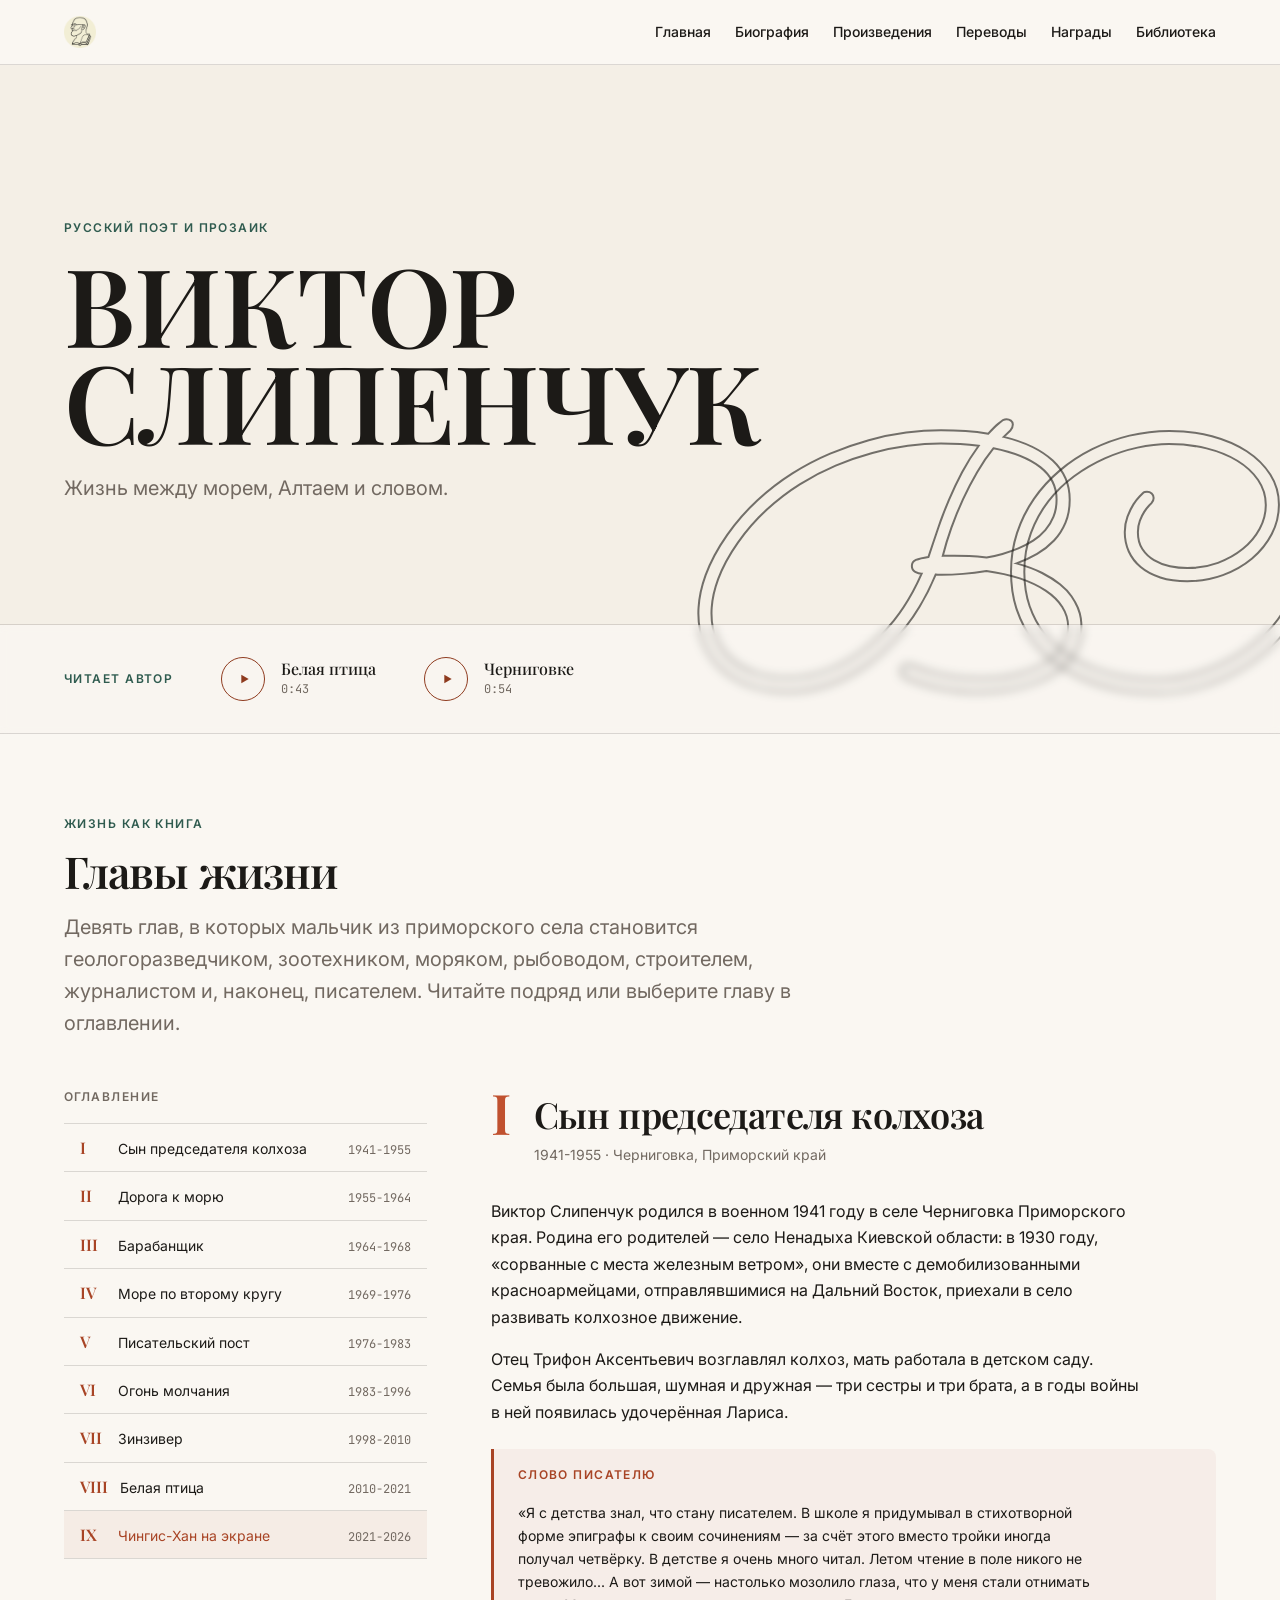
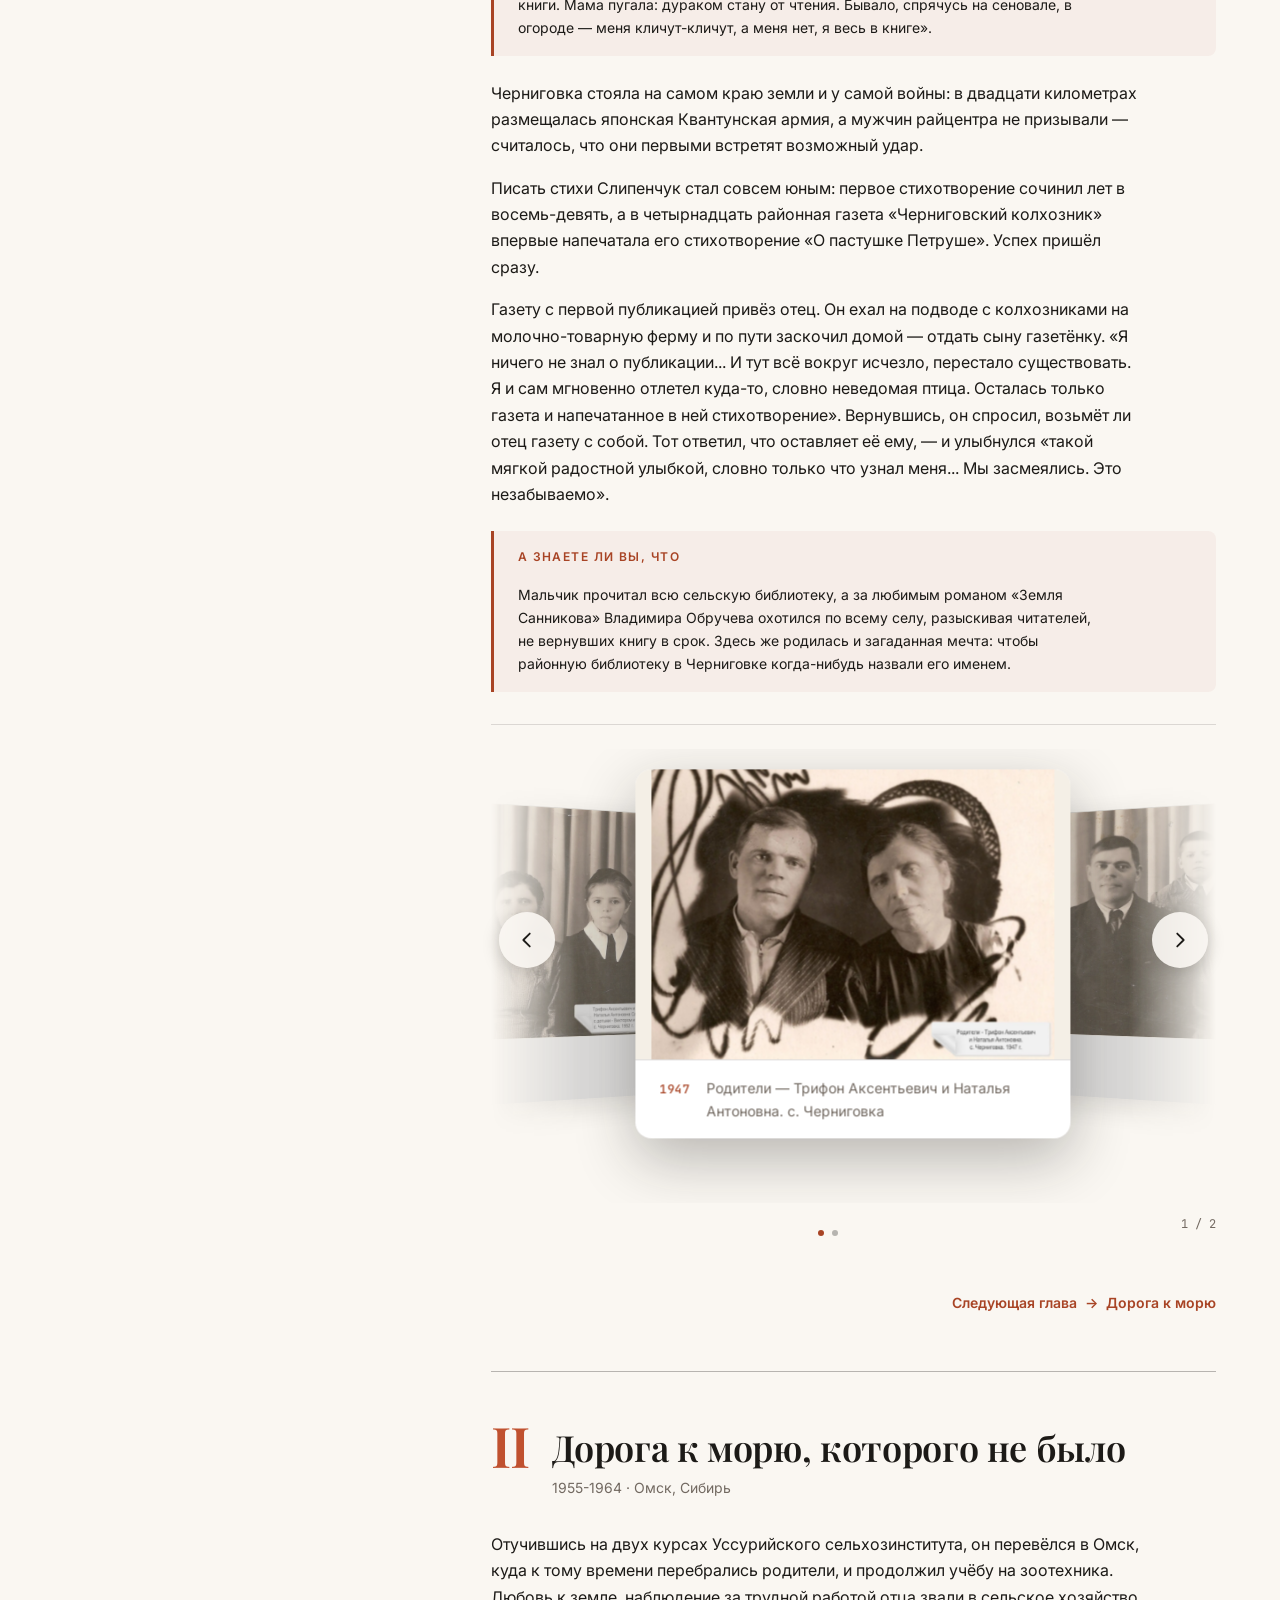
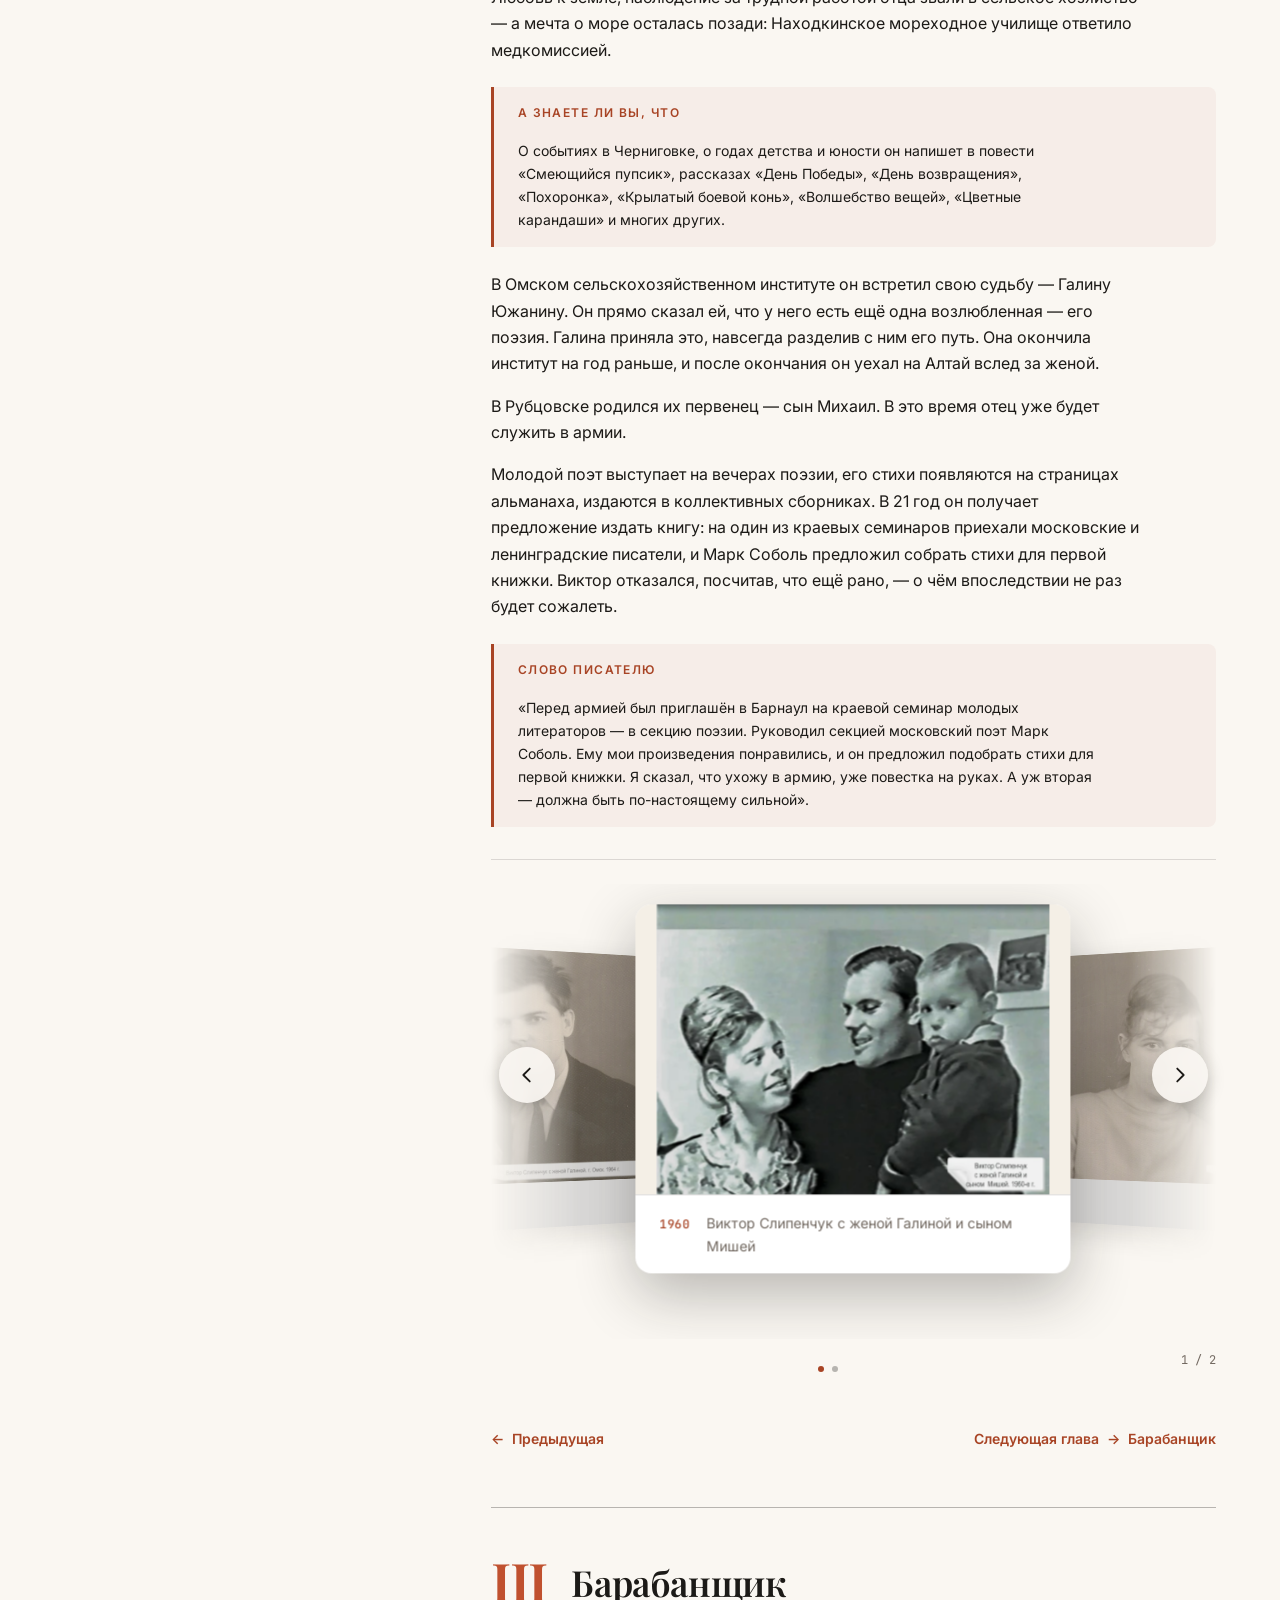
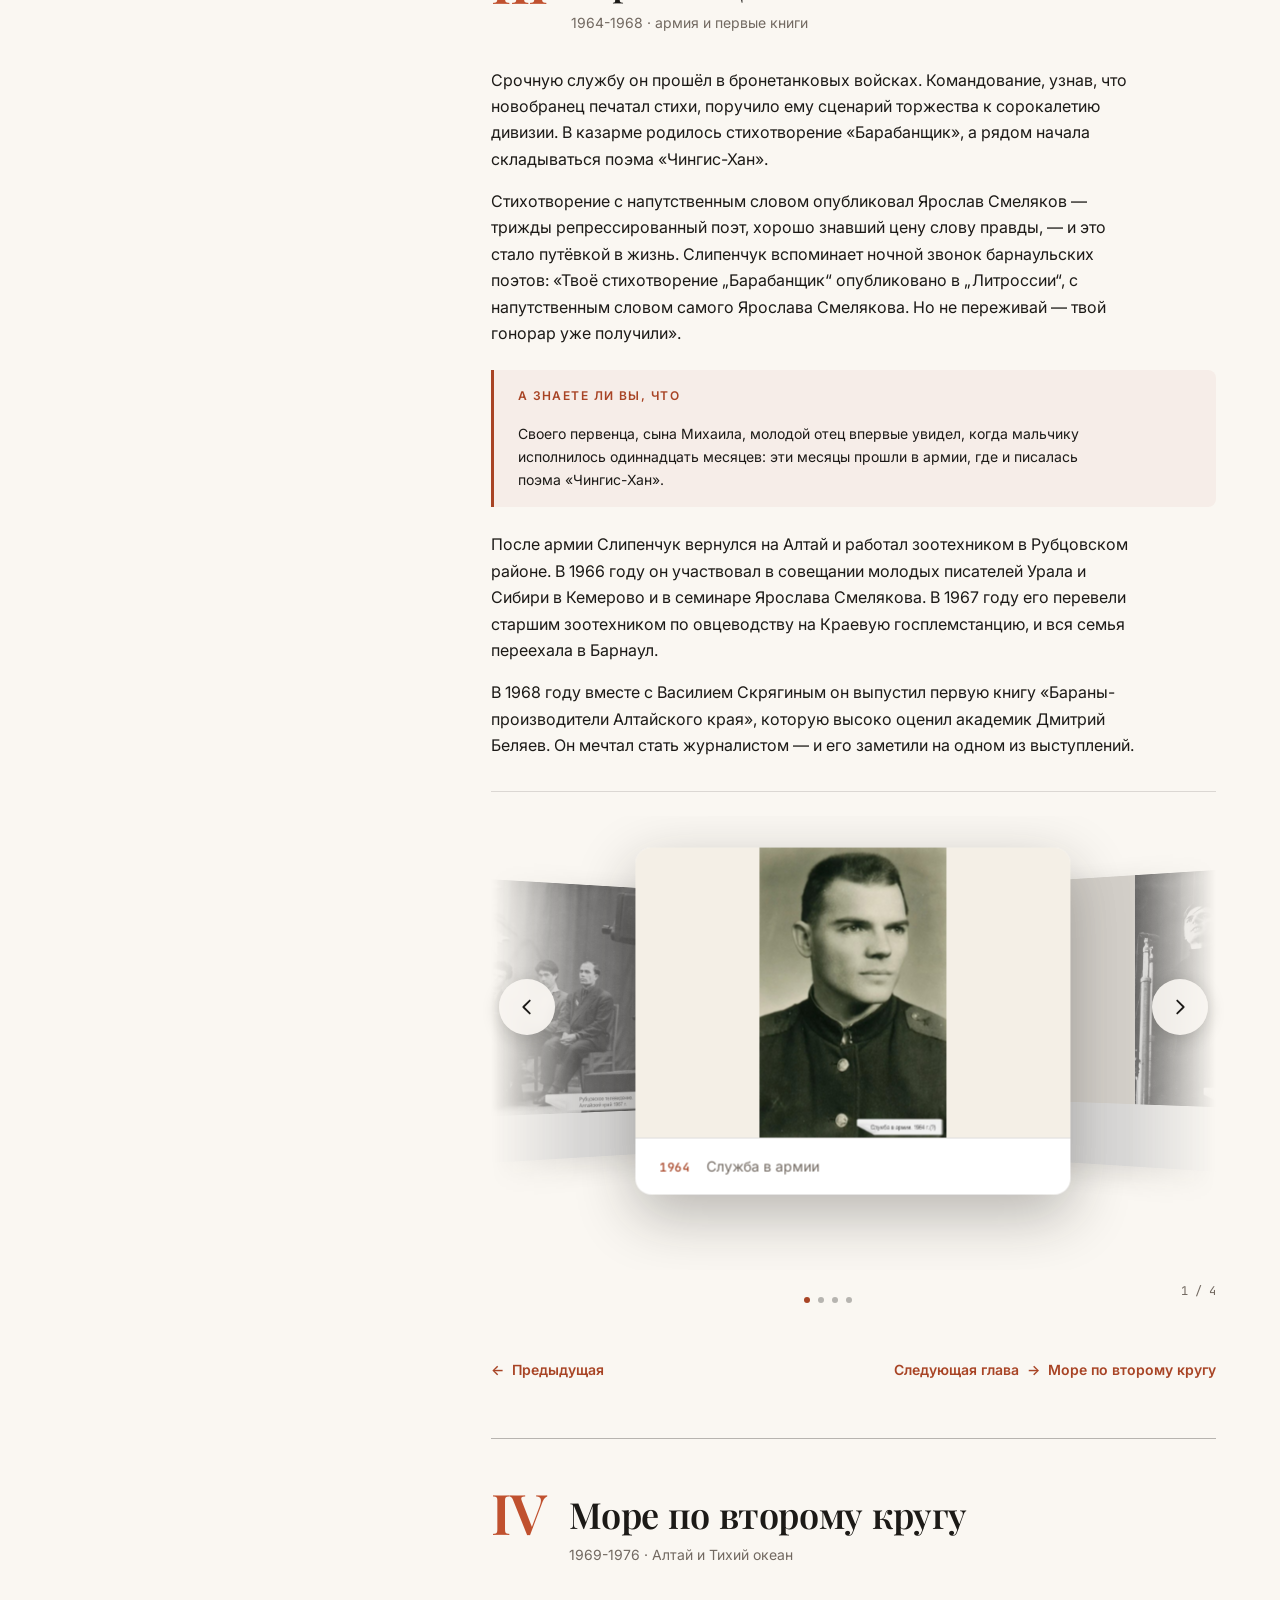
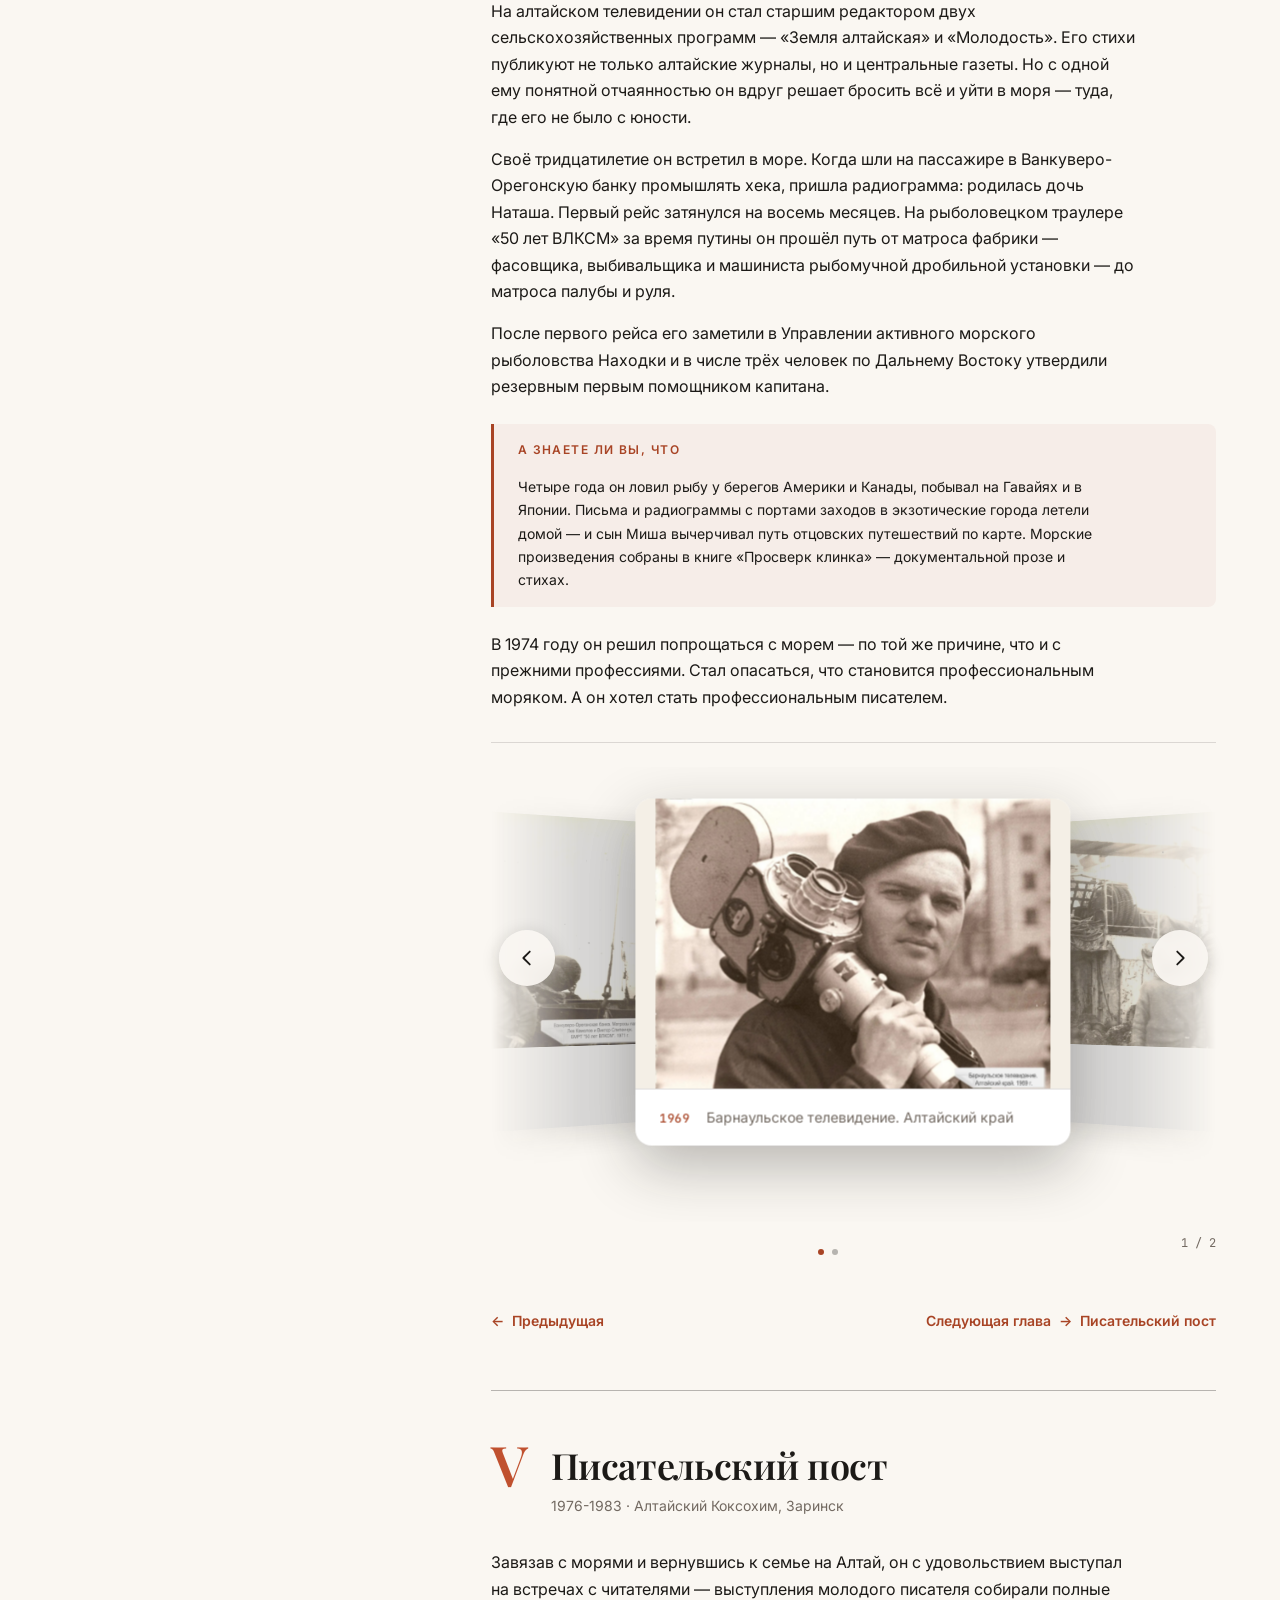
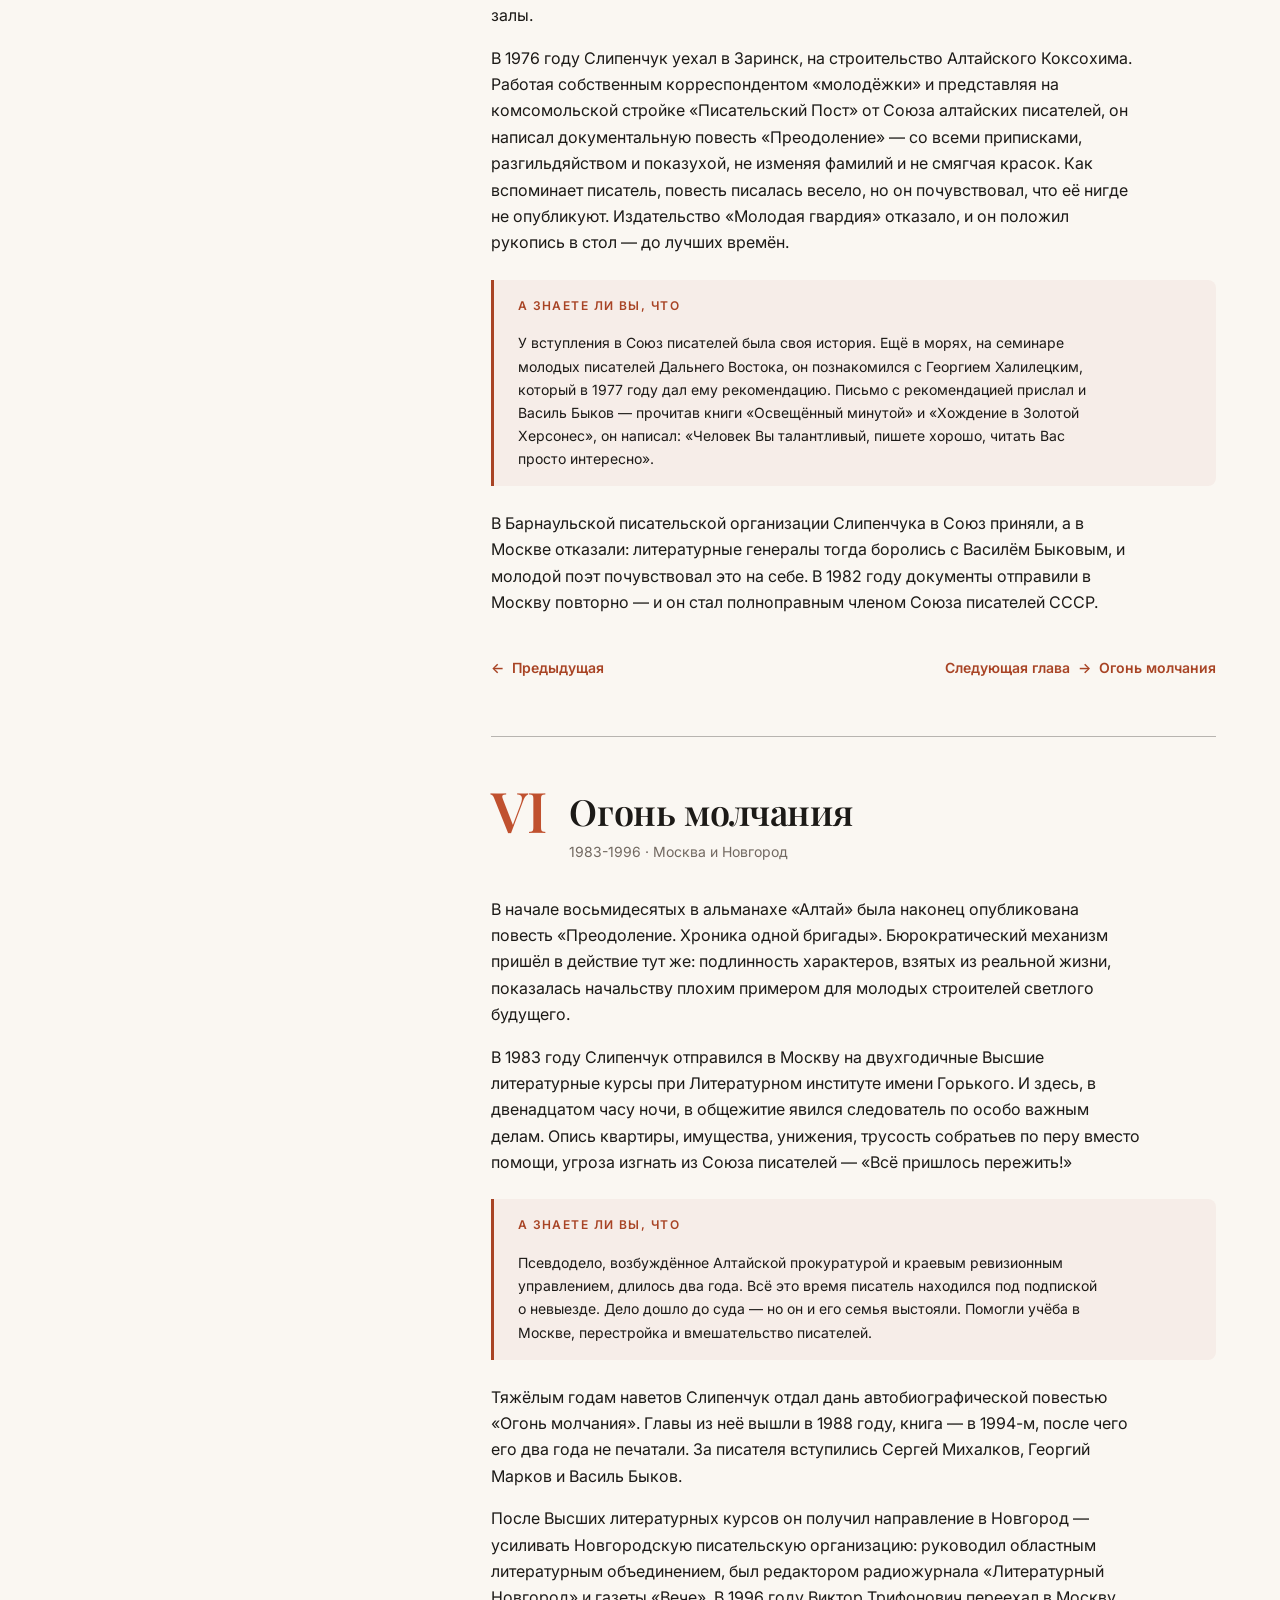
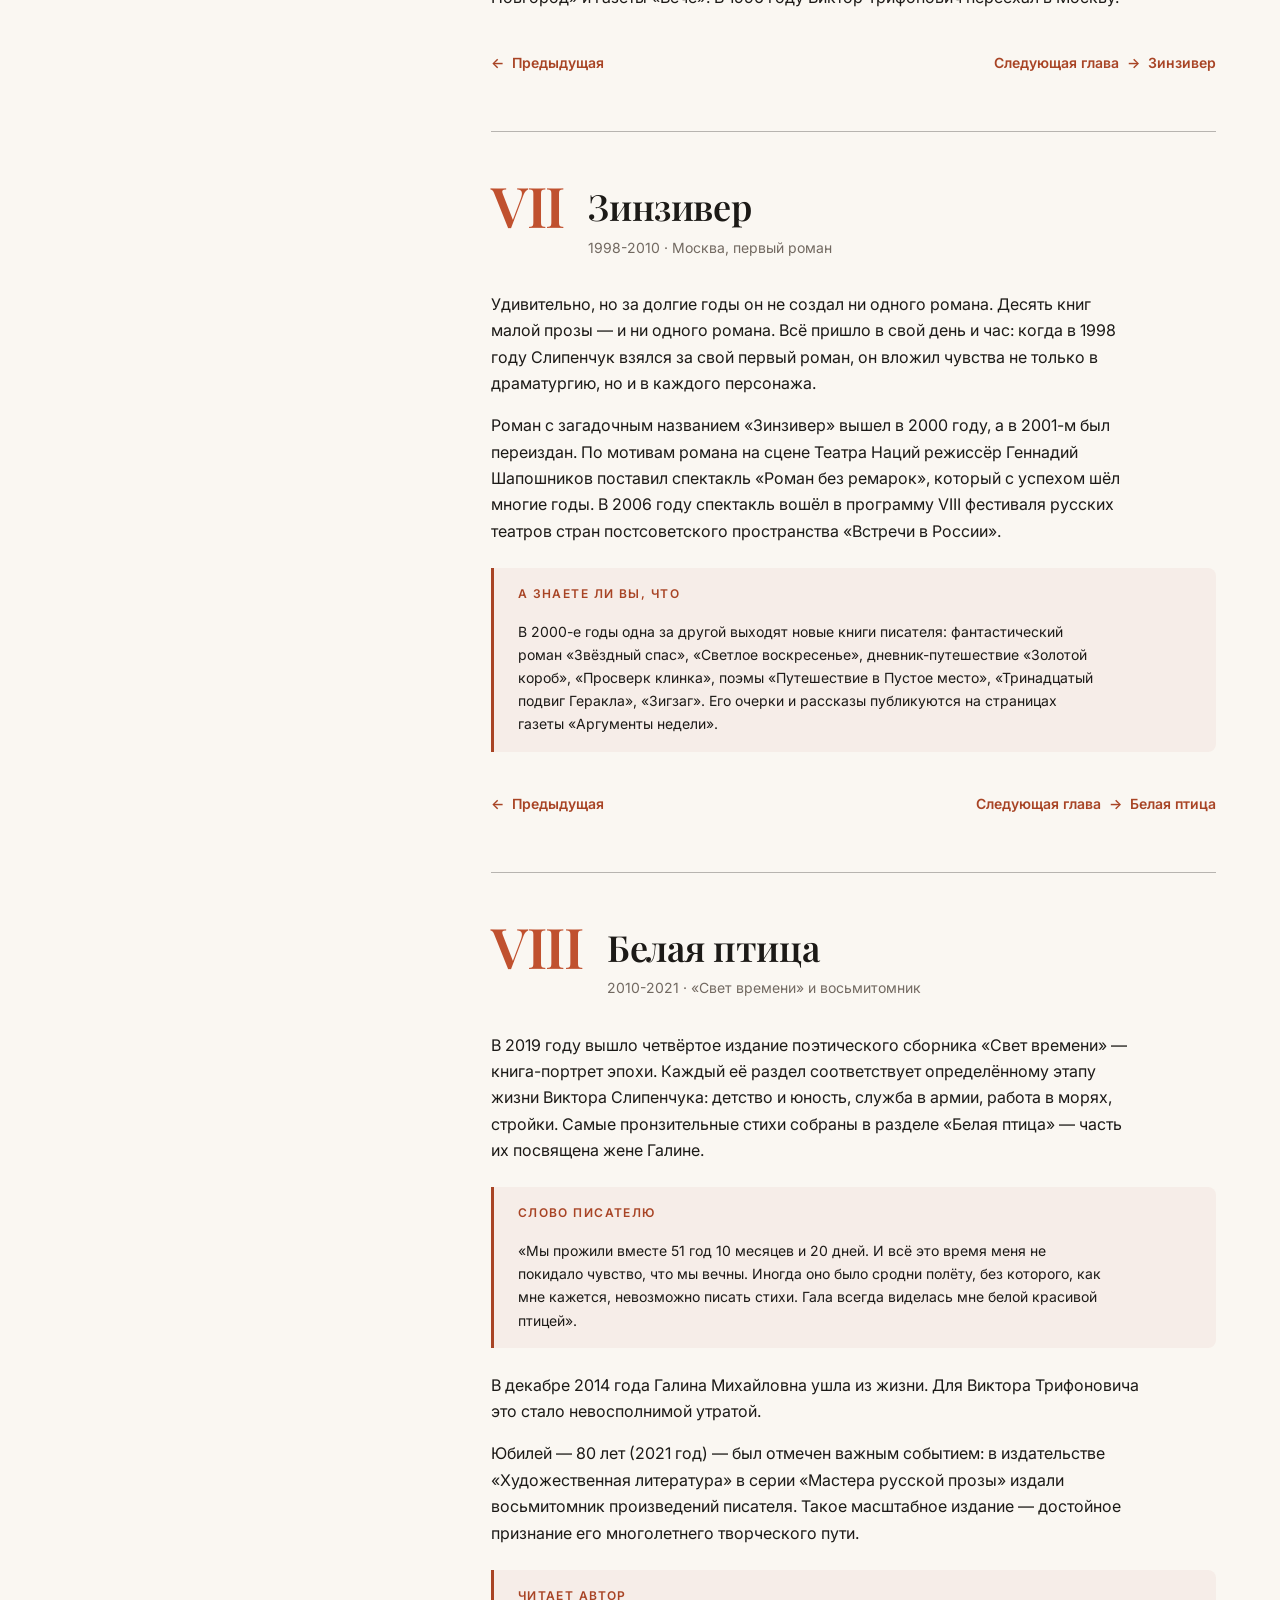
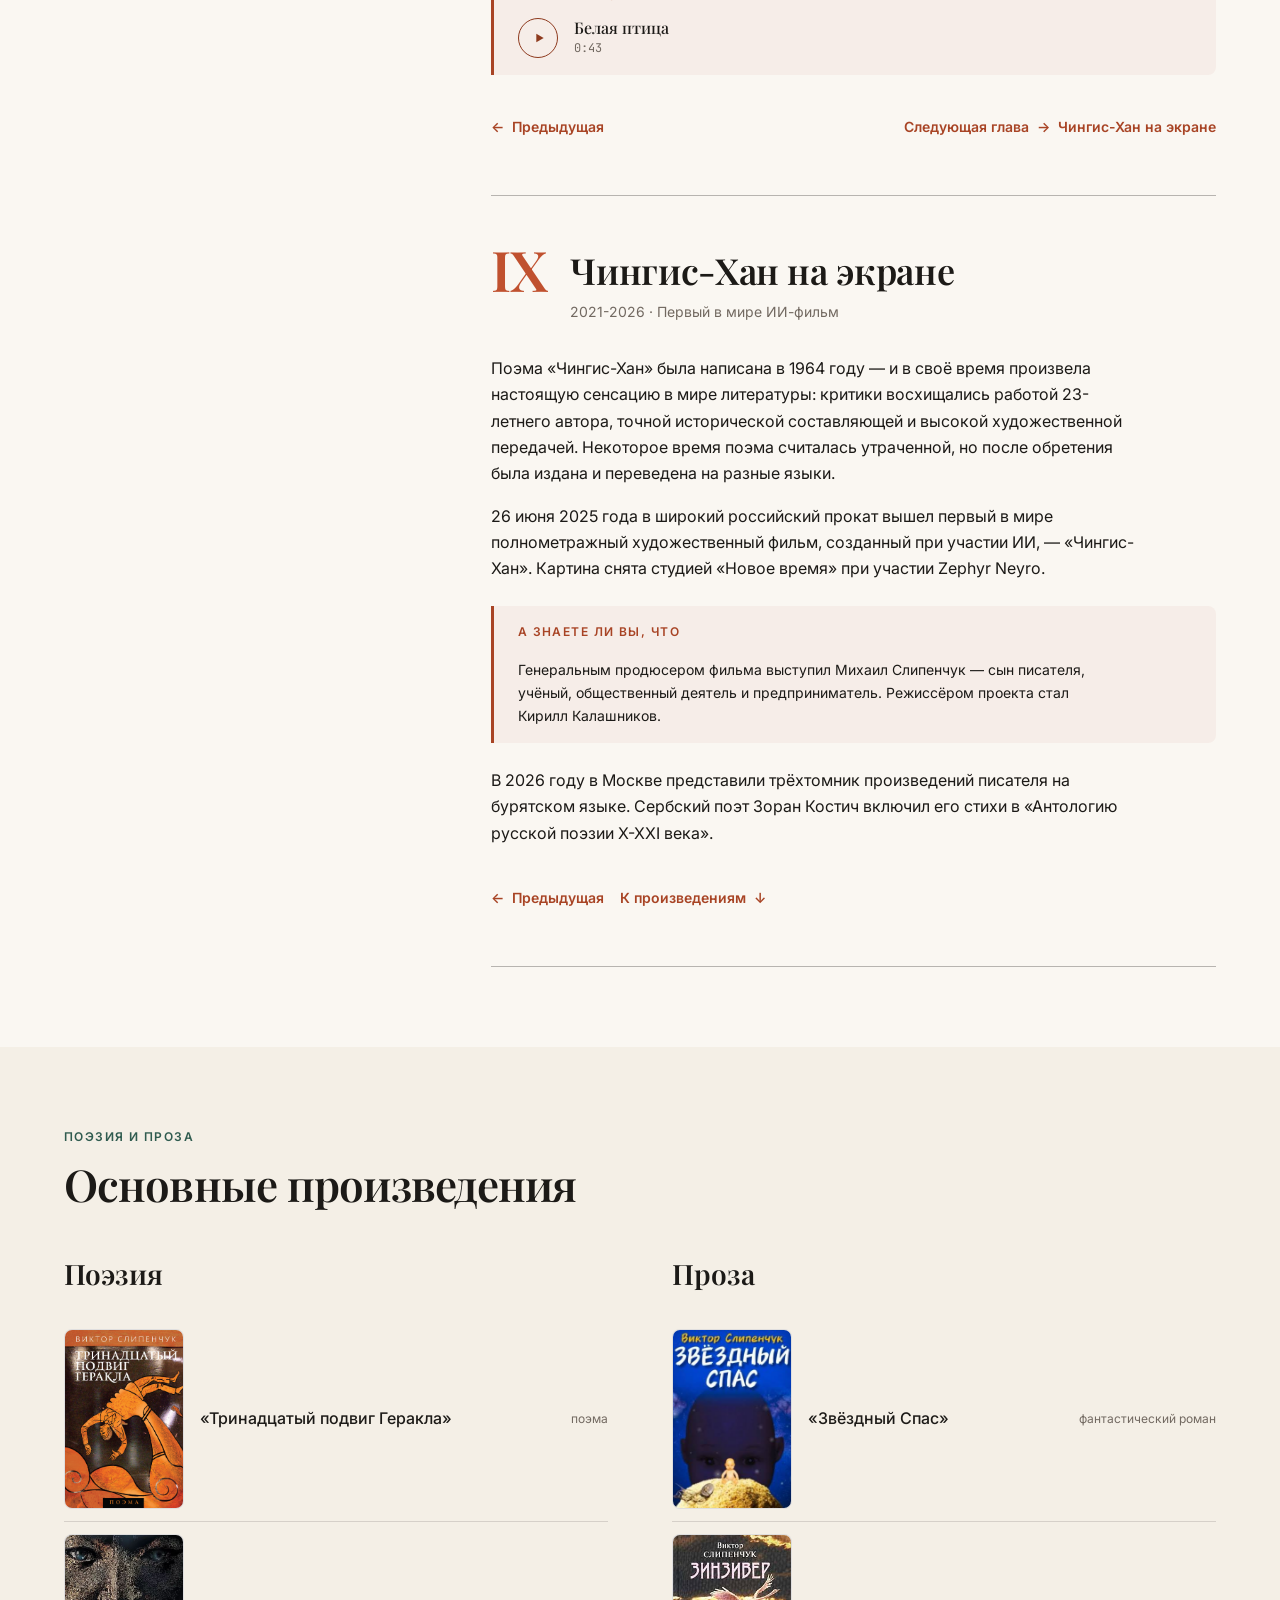
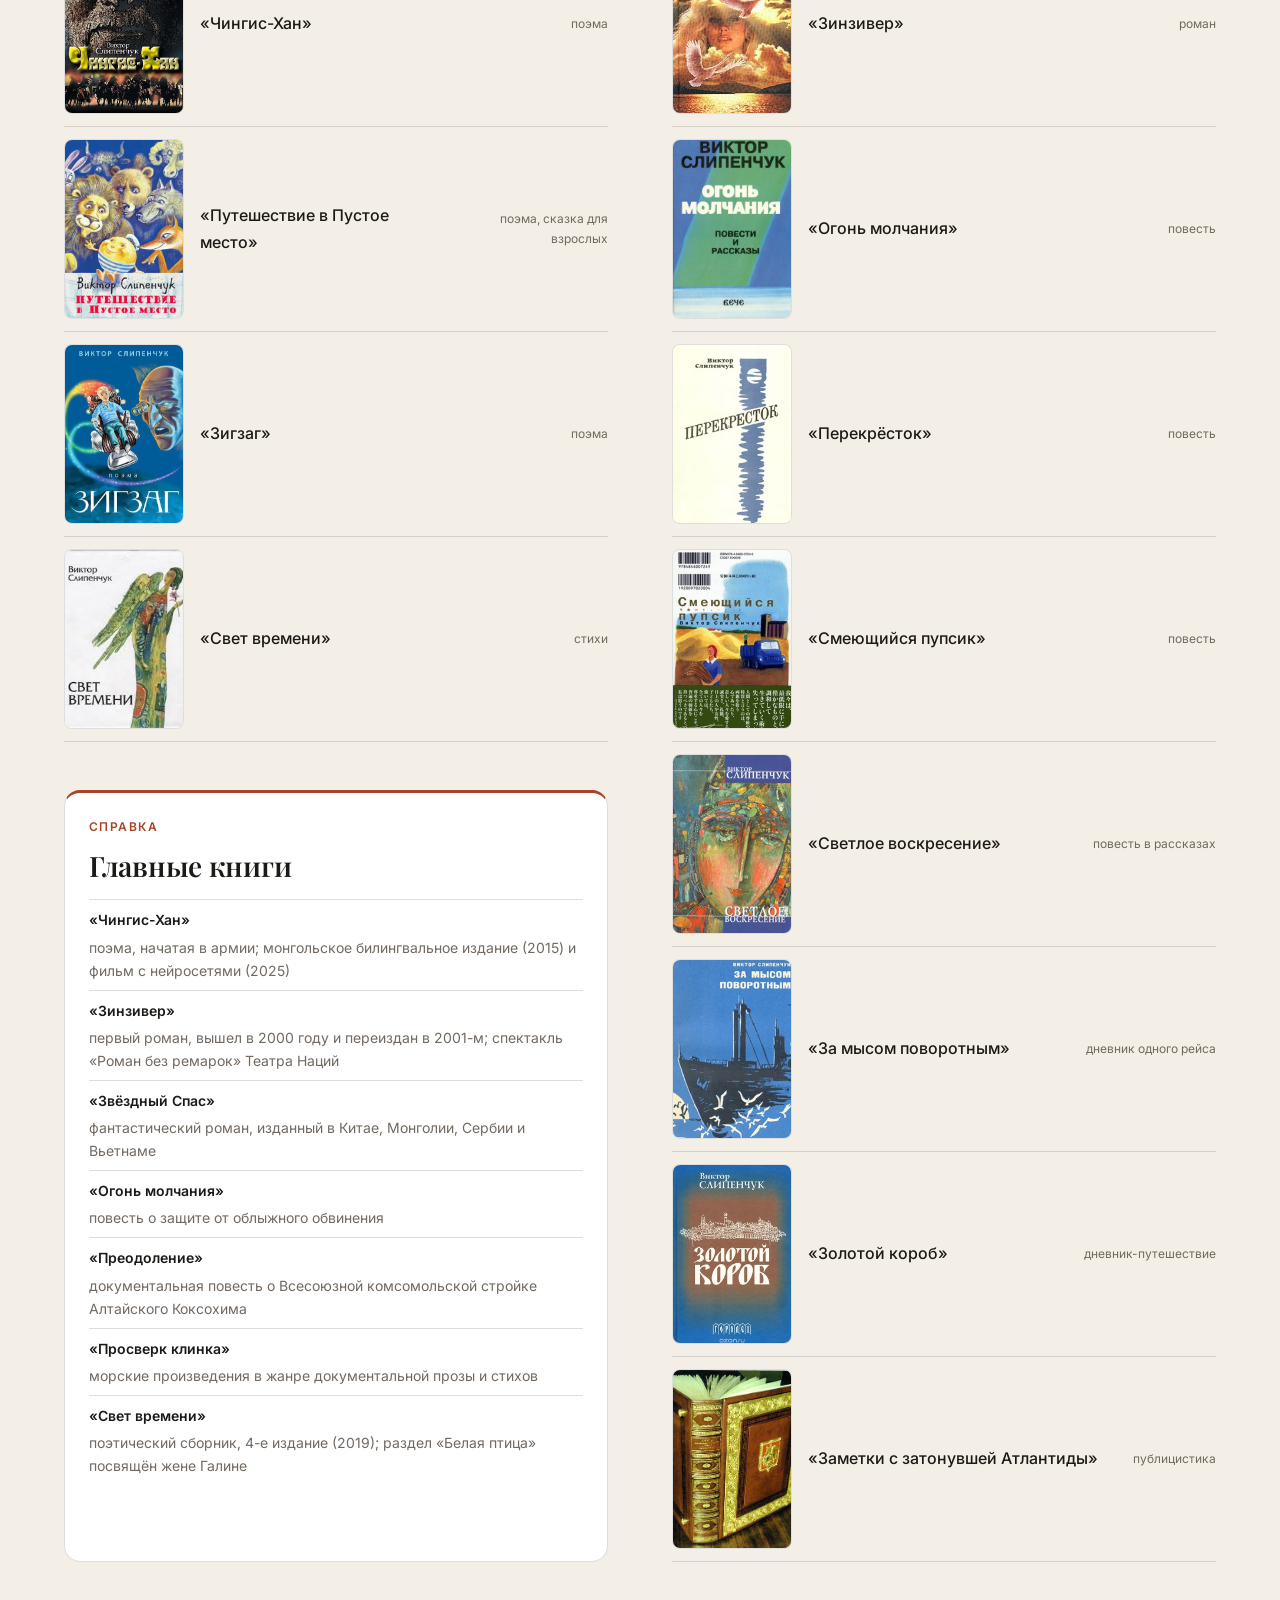
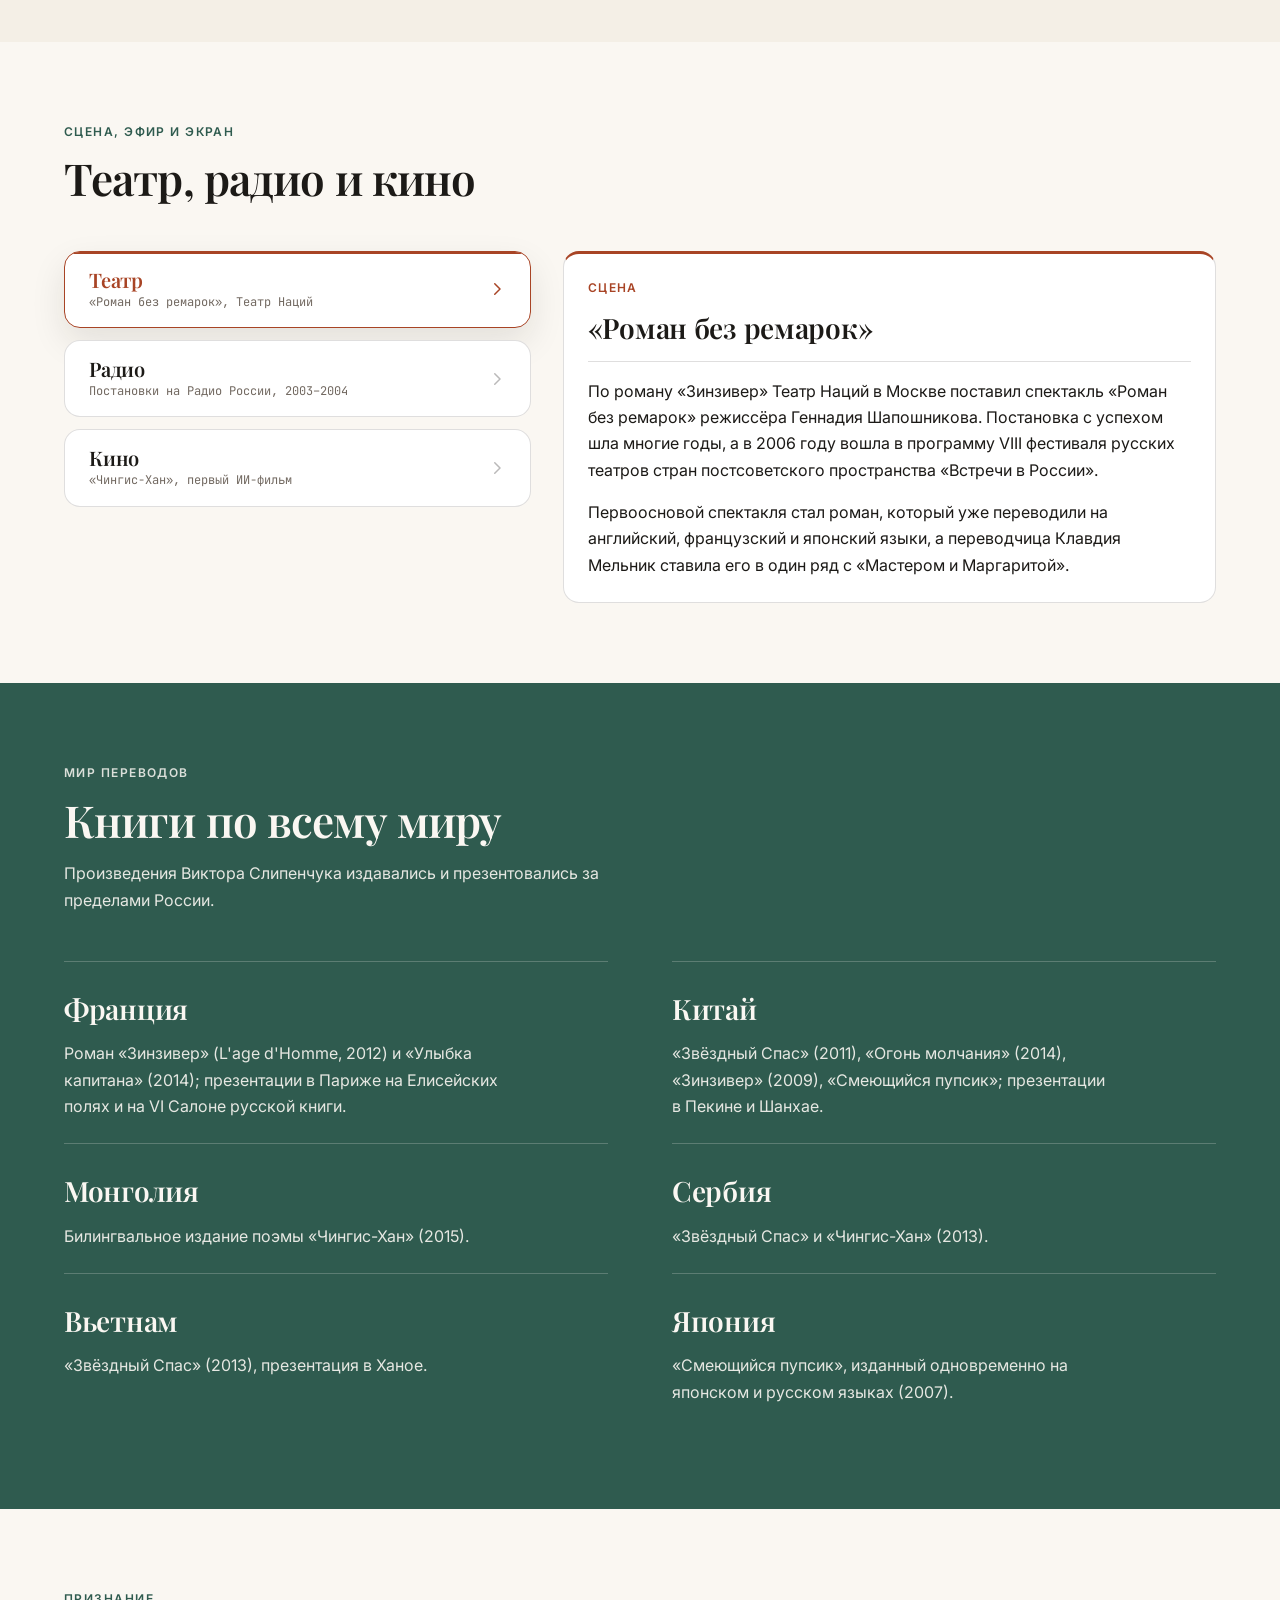
<file: index.html>
<!DOCTYPE html>
<html lang="ru">
<head>
  <meta charset="UTF-8">
  <meta name="viewport" content="width=device-width, initial-scale=1.0">
  <title>Виктор Трифонович Слипенчук, поэт и прозаик</title>
  <meta name="description" content="Биографический очерк о русском поэте и прозаике Викторе Трифоновиче Слипенчуке: хроника жизни, произведения, переводы, награды, библиотека в Черниговке.">
  <link rel="icon" href="icon.png">
  <link rel="preconnect" href="https://fonts.googleapis.com">
  <link rel="preconnect" href="https://fonts.gstatic.com" crossorigin>
  <link href="https://fonts.googleapis.com/css2?family=Inter:wght@400;500;600&family=JetBrains+Mono:wght@400;500&family=Playfair+Display:ital,wght@0,500;0,600;0,700;1,400&family=Sacramento&display=swap" rel="stylesheet">
  <link rel="stylesheet" href="style.css">
</head>
<body>
  <a class="skip-link" href="#content">К содержанию</a>
  <div class="progress" aria-hidden="true"><span class="progress__bar"></span></div>

  <header class="masthead">
    <div class="container masthead__inner">
      <a class="brand" href="index.html" aria-label="На главную"><img class="brand__icon" src="icon.png" alt="" width="32" height="32"></a>
      <nav class="nav" aria-label="Разделы страницы">
        <a href="index.html">Главная</a>
        <a href="#bio">Биография</a>
        <a href="#works">Произведения</a>
        <a href="#world">Переводы</a>
        <a href="#awards">Награды</a>
        <a href="#library">Библиотека</a>
      </nav>
    </div>
  </header>

  <main id="content">
    <header class="page-head">
      <div class="page-head__emblem" aria-hidden="true"><span class="page-head__letter page-head__letter--b">B</span><span class="page-head__letter page-head__letter--c">C</span></div>
      <div class="container">
        <p class="kicker">Русский поэт и прозаик</p>
        <h1>Виктор<br><span class="page-head__surname">Слипенчук</span></h1>
        <p class="page-head__intro">Жизнь между морем, Алтаем и словом.</p>
      </div>
    </header>

    <section id="listen" class="listen" aria-label="Аудиозаписи">
      <div class="container listen__inner">
        <p class="kicker listen__label">Читает автор</p>
        <ul class="listen__list">
          <li class="listen__item" data-reveal>
            <button class="listen__play" type="button" aria-label="Слушать запись: Белая птица">
              <svg class="listen__icon" viewBox="0 0 24 24" aria-hidden="true"><path d="M8 5.5v13l11-6.5z"/></svg>
            </button>
            <div class="listen__meta">
              <span class="listen__title">Белая птица</span>
              <span class="listen__len">0:43</span>
            </div>
            <audio class="listen__audio" preload="none" src="media/Белая птица.m4a"></audio>
          </li>
          <li class="listen__item" data-reveal>
            <button class="listen__play" type="button" aria-label="Слушать запись: Черниговке">
              <svg class="listen__icon" viewBox="0 0 24 24" aria-hidden="true"><path d="M8 5.5v13l11-6.5z"/></svg>
            </button>
            <div class="listen__meta">
              <span class="listen__title">Черниговке</span>
              <span class="listen__len">0:54</span>
            </div>
            <audio class="listen__audio" preload="none" src="media/Черниговке.mp3"></audio>
          </li>
        </ul>
      </div>
    </section>

    <section id="bio" class="section story">
      <div class="container">
        <header class="section__head" data-reveal>
          <p class="kicker">Жизнь как книга</p>
          <h2>Главы жизни</h2>
          <p class="story__lead">Девять глав, в которых мальчик из приморского села становится геологоразведчиком, зоотехником, моряком, рыбоводом, строителем, журналистом и, наконец, писателем. Читайте подряд или выберите главу в оглавлении.</p>
        </header>

        <div class="story__grid">
          <aside class="story__toc" aria-label="Оглавление">
            <p class="story__toc-title">Оглавление</p>
            <ol class="toc-list">
              <li><a class="toc-link" href="#ch1"><span class="toc-num">I</span> Сын председателя колхоза <span class="toc-years">1941-1955</span></a></li>
              <li><a class="toc-link" href="#ch2"><span class="toc-num">II</span> Дорога к морю <span class="toc-years">1955-1964</span></a></li>
              <li><a class="toc-link" href="#ch3"><span class="toc-num">III</span> Барабанщик <span class="toc-years">1964-1968</span></a></li>
              <li><a class="toc-link" href="#ch4"><span class="toc-num">IV</span> Море по второму кругу <span class="toc-years">1969-1976</span></a></li>
              <li><a class="toc-link" href="#ch5"><span class="toc-num">V</span> Писательский пост <span class="toc-years">1976-1983</span></a></li>
              <li><a class="toc-link" href="#ch6"><span class="toc-num">VI</span> Огонь молчания <span class="toc-years">1983-1996</span></a></li>
              <li><a class="toc-link" href="#ch7"><span class="toc-num">VII</span> Зинзивер <span class="toc-years">1998-2010</span></a></li>
              <li><a class="toc-link" href="#ch8"><span class="toc-num">VIII</span> Белая птица <span class="toc-years">2010-2021</span></a></li>
              <li><a class="toc-link" href="#ch9"><span class="toc-num">IX</span> Чингис-Хан на экране <span class="toc-years">2021-2026</span></a></li>
            </ol>
          </aside>

          <div class="story__chapters">
            <article class="chapter" id="ch1" data-reveal>
              <header class="chapter__head">
                <span class="chapter__num" aria-hidden="true">I</span>
                <div>
                  <h3 class="chapter__title">Сын председателя колхоза</h3>
                  <p class="chapter__meta"><time>1941-1955</time> <span aria-hidden="true">&middot;</span> Черниговка, Приморский край</p>
                </div>
              </header>
              <div class="chapter__body">
                <p>Виктор Слипенчук родился в военном 1941 году в селе Черниговка Приморского края. Родина его родителей — село Ненадыха Киевской области: в 1930 году, «сорванные с места железным ветром», они вместе с демобилизованными красноармейцами, отправлявшимися на Дальний Восток, приехали в село развивать колхозное движение.</p>
                <p>Отец Трифон Аксентьевич возглавлял колхоз, мать работала в детском саду. Семья была большая, шумная и дружная — три сестры и три брата, а в годы войны в ней появилась удочерённая Лариса.</p>
                <aside class="aside" data-reveal>
                  <p class="aside__label">Слово писателю</p>
                  <p>«Я с детства знал, что стану писателем. В школе я придумывал в стихотворной форме эпиграфы к своим сочинениям — за счёт этого вместо тройки иногда получал четвёрку. В детстве я очень много читал. Летом чтение в поле никого не тревожило... А вот зимой — настолько мозолило глаза, что у меня стали отнимать книги. Мама пугала: дураком стану от чтения. Бывало, спрячусь на сеновале, в огороде — меня кличут-кличут, а меня нет, я весь в книге».</p>
                </aside>
                <p>Черниговка стояла на самом краю земли и у самой войны: в двадцати километрах размещалась японская Квантунская армия, а мужчин райцентра не призывали — считалось, что они первыми встретят возможный удар.</p>
                <p>Писать стихи Слипенчук стал совсем юным: первое стихотворение сочинил лет в восемь-девять, а в четырнадцать районная газета «Черниговский колхозник» впервые напечатала его стихотворение «О пастушке Петруше». Успех пришёл сразу.</p>
                <p>Газету с первой публикацией привёз отец. Он ехал на подводе с колхозниками на молочно-товарную ферму и по пути заскочил домой — отдать сыну газетёнку. «Я ничего не знал о публикации... И тут всё вокруг исчезло, перестало существовать. Я и сам мгновенно отлетел куда-то, словно неведомая птица. Осталась только газета и напечатанное в ней стихотворение». Вернувшись, он спросил, возьмёт ли отец газету с собой. Тот ответил, что оставляет её ему, — и улыбнулся «такой мягкой радостной улыбкой, словно только что узнал меня... Мы засмеялись. Это незабываемо».</p>
                <aside class="aside" data-reveal>
                  <p class="aside__label">А знаете ли вы, что</p>
                  <p>Мальчик прочитал всю сельскую библиотеку, а за любимым романом «Земля Санникова» Владимира Обручева охотился по всему селу, разыскивая читателей, не вернувших книгу в срок. Здесь же родилась и загаданная мечта: чтобы районную библиотеку в Черниговке когда-нибудь назвали его именем.</p>
                </aside>
                <div class="chapter__gallery" data-reveal>
                  <div class="carousel" data-carousel>
                    <button class="carousel__arrow carousel__arrow--prev" type="button" data-carousel-prev aria-label="Предыдущее фото">
                      <svg viewBox="0 0 24 24" width="22" height="22" aria-hidden="true"><path fill="none" stroke="currentColor" stroke-width="2" stroke-linecap="round" stroke-linejoin="round" d="M15 5l-7 7 7 7"/></svg>
                    </button>
                    <div class="carousel__viewport" data-carousel-viewport>
                      <div class="carousel__track" data-carousel-track>
                        <figure class="carousel__slide" data-carousel-slide>
                          <div class="carousel__media">
                            <img src="photos/photo13.jpg" alt="Трифон Аксентьевич и Наталья Антоновна Слипенчук. Село Черниговка, 1947 год" loading="lazy" decoding="async">
                          </div>
                          <figcaption class="carousel__caption">
                            <span class="carousel__num">1947</span>
                            <span class="carousel__text">Родители — Трифон Аксентьевич и Наталья Антоновна. с. Черниговка</span>
                          </figcaption>
                        </figure>
                        <figure class="carousel__slide" data-carousel-slide>
                          <div class="carousel__media">
                            <img src="photos/photo15.jpg" alt="Трифон Аксентьевич и Наталья Антоновна с детьми Виктором и Ларисой. Село Черниговка, 1952 год" loading="lazy" decoding="async">
                          </div>
                          <figcaption class="carousel__caption">
                            <span class="carousel__num">1952</span>
                            <span class="carousel__text">Трифон Аксентьевич и Наталья Антоновна с детьми — Виктором и Ларисой. с. Черниговка</span>
                          </figcaption>
                        </figure>
                      </div>
                    </div>
                    <button class="carousel__arrow carousel__arrow--next" type="button" data-carousel-next aria-label="Следующее фото">
                      <svg viewBox="0 0 24 24" width="22" height="22" aria-hidden="true"><path fill="none" stroke="currentColor" stroke-width="2" stroke-linecap="round" stroke-linejoin="round" d="M9 5l7 7-7 7"/></svg>
                    </button>
                  </div>
                  <div class="carousel__bar">
                    <div class="carousel__dots" data-carousel-dots></div>
                    <p class="carousel__counter"><span data-carousel-current>1</span>&nbsp;/&nbsp;<span data-carousel-total>2</span></p>
                  </div>
                </div>
              </div>
              <footer class="chapter__foot">
                <a class="chapter__next" href="#ch2">Следующая глава <span aria-hidden="true">&rarr;</span> Дорога к морю</a>
              </footer>
            </article>

            <article class="chapter" id="ch2" data-reveal>
              <header class="chapter__head">
                <span class="chapter__num" aria-hidden="true">II</span>
                <div>
                  <h3 class="chapter__title">Дорога к морю, которого не было</h3>
                  <p class="chapter__meta"><time>1955-1964</time> <span aria-hidden="true">&middot;</span> Омск, Сибирь</p>
                </div>
              </header>
              <div class="chapter__body">
                <p>Отучившись на двух курсах Уссурийского сельхозинститута, он перевёлся в Омск, куда к тому времени перебрались родители, и продолжил учёбу на зоотехника. Любовь к земле, наблюдение за трудной работой отца звали в сельское хозяйство — а мечта о море осталась позади: Находкинское мореходное училище ответило медкомиссией.</p>
                <aside class="aside" data-reveal>
                  <p class="aside__label">А знаете ли вы, что</p>
                  <p>О событиях в Черниговке, о годах детства и юности он напишет в повести «Смеющийся пупсик», рассказах «День Победы», «День возвращения», «Похоронка», «Крылатый боевой конь», «Волшебство вещей», «Цветные карандаши» и многих других.</p>
                </aside>
                <p>В Омском сельскохозяйственном институте он встретил свою судьбу — Галину Южанину. Он прямо сказал ей, что у него есть ещё одна возлюбленная — его поэзия. Галина приняла это, навсегда разделив с ним его путь. Она окончила институт на год раньше, и после окончания он уехал на Алтай вслед за женой.</p>
                <p>В Рубцовске родился их первенец — сын Михаил. В это время отец уже будет служить в армии.</p>
                <p>Молодой поэт выступает на вечерах поэзии, его стихи появляются на страницах альманаха, издаются в коллективных сборниках. В 21 год он получает предложение издать книгу: на один из краевых семинаров приехали московские и ленинградские писатели, и Марк Соболь предложил собрать стихи для первой книжки. Виктор отказался, посчитав, что ещё рано, — о чём впоследствии не раз будет сожалеть.</p>
                <aside class="aside" data-reveal>
                  <p class="aside__label">Слово писателю</p>
                  <p>«Перед армией был приглашён в Барнаул на краевой семинар молодых литераторов — в секцию поэзии. Руководил секцией московский поэт Марк Соболь. Ему мои произведения понравились, и он предложил подобрать стихи для первой книжки. Я сказал, что ухожу в армию, уже повестка на руках. А уж вторая — должна быть по-настоящему сильной».</p>
                </aside>
                <div class="chapter__gallery" data-reveal>
                  <div class="carousel" data-carousel>
                    <button class="carousel__arrow carousel__arrow--prev" type="button" data-carousel-prev aria-label="Предыдущее фото">
                      <svg viewBox="0 0 24 24" width="22" height="22" aria-hidden="true"><path fill="none" stroke="currentColor" stroke-width="2" stroke-linecap="round" stroke-linejoin="round" d="M15 5l-7 7 7 7"/></svg>
                    </button>
                    <div class="carousel__viewport" data-carousel-viewport>
                      <div class="carousel__track" data-carousel-track>
                        <figure class="carousel__slide" data-carousel-slide>
                          <div class="carousel__media">
                            <img src="photos/photo17.jpg" alt="Виктор Слипенчук с женой Галиной и сыном Мишей, 1960 год" loading="lazy" decoding="async">
                          </div>
                          <figcaption class="carousel__caption">
                            <span class="carousel__num">1960</span>
                            <span class="carousel__text">Виктор Слипенчук с женой Галиной и сыном Мишей</span>
                          </figcaption>
                        </figure>
                        <figure class="carousel__slide" data-carousel-slide>
                          <div class="carousel__media">
                            <img src="photos/photo10.jpg" alt="Виктор Слипенчук с женой Галиной. Омск, 1964 год" loading="lazy" decoding="async">
                          </div>
                          <figcaption class="carousel__caption">
                            <span class="carousel__num">1964</span>
                            <span class="carousel__text">Виктор Слипенчук с женой Галиной. г. Омск</span>
                          </figcaption>
                        </figure>
                      </div>
                    </div>
                    <button class="carousel__arrow carousel__arrow--next" type="button" data-carousel-next aria-label="Следующее фото">
                      <svg viewBox="0 0 24 24" width="22" height="22" aria-hidden="true"><path fill="none" stroke="currentColor" stroke-width="2" stroke-linecap="round" stroke-linejoin="round" d="M9 5l7 7-7 7"/></svg>
                    </button>
                  </div>
                  <div class="carousel__bar">
                    <div class="carousel__dots" data-carousel-dots></div>
                    <p class="carousel__counter"><span data-carousel-current>1</span>&nbsp;/&nbsp;<span data-carousel-total>2</span></p>
                  </div>
                </div>
              </div>
              <footer class="chapter__foot">
                <a class="chapter__prev" href="#ch1"><span aria-hidden="true">&larr;</span> Предыдущая</a>
                <a class="chapter__next" href="#ch3">Следующая глава <span aria-hidden="true">&rarr;</span> Барабанщик</a>
              </footer>
            </article>

            <article class="chapter" id="ch3" data-reveal>
              <header class="chapter__head">
                <span class="chapter__num" aria-hidden="true">III</span>
                <div>
                  <h3 class="chapter__title">Барабанщик</h3>
                  <p class="chapter__meta"><time>1964-1968</time> <span aria-hidden="true">&middot;</span> армия и первые книги</p>
                </div>
              </header>
              <div class="chapter__body">
                <p>Срочную службу он прошёл в бронетанковых войсках. Командование, узнав, что новобранец печатал стихи, поручило ему сценарий торжества к сорокалетию дивизии. В казарме родилось стихотворение «Барабанщик», а рядом начала складываться поэма «Чингис-Хан».</p>
                <p>Стихотворение с напутственным словом опубликовал Ярослав Смеляков — трижды репрессированный поэт, хорошо знавший цену слову правды, — и это стало путёвкой в жизнь. Слипенчук вспоминает ночной звонок барнаульских поэтов: «Твоё стихотворение „Барабанщик“ опубликовано в „Литроссии“, с напутственным словом самого Ярослава Смелякова. Но не переживай — твой гонорар уже получили».</p>
                <aside class="aside" data-reveal>
                  <p class="aside__label">А знаете ли вы, что</p>
                  <p>Своего первенца, сына Михаила, молодой отец впервые увидел, когда мальчику исполнилось одиннадцать месяцев: эти месяцы прошли в армии, где и писалась поэма «Чингис-Хан».</p>
                </aside>
                <p>После армии Слипенчук вернулся на Алтай и работал зоотехником в Рубцовском районе. В 1966 году он участвовал в совещании молодых писателей Урала и Сибири в Кемерово и в семинаре Ярослава Смелякова. В 1967 году его перевели старшим зоотехником по овцеводству на Краевую госплемстанцию, и вся семья переехала в Барнаул.</p>
                <p>В 1968 году вместе с Василием Скрягиным он выпустил первую книгу «Бараны-производители Алтайского края», которую высоко оценил академик Дмитрий Беляев. Он мечтал стать журналистом — и его заметили на одном из выступлений.</p>
                <div class="chapter__gallery" data-reveal>
                  <div class="carousel" data-carousel>
                    <button class="carousel__arrow carousel__arrow--prev" type="button" data-carousel-prev aria-label="Предыдущее фото">
                      <svg viewBox="0 0 24 24" width="22" height="22" aria-hidden="true"><path fill="none" stroke="currentColor" stroke-width="2" stroke-linecap="round" stroke-linejoin="round" d="M15 5l-7 7 7 7"/></svg>
                    </button>
                    <div class="carousel__viewport" data-carousel-viewport>
                      <div class="carousel__track" data-carousel-track>
                        <figure class="carousel__slide" data-carousel-slide>
                          <div class="carousel__media">
                            <img src="photos/photo14.jpg" alt="Виктор Слипенчук на службе в армии, 1964 год" loading="lazy" decoding="async">
                          </div>
                          <figcaption class="carousel__caption">
                            <span class="carousel__num">1964</span>
                            <span class="carousel__text">Служба в армии</span>
                          </figcaption>
                        </figure>
                        <figure class="carousel__slide" data-carousel-slide>
                          <div class="carousel__media">
                            <img src="photos/photo8.jpg" alt="Выступление Виктора Слипенчука в Алтайском политехническом институте. День поэзии, 1966 год" loading="lazy" decoding="async">
                          </div>
                          <figcaption class="carousel__caption">
                            <span class="carousel__num">1966</span>
                            <span class="carousel__text">Выступление Виктора Слипенчука. Алтайский политехнический институт. День поэзии</span>
                          </figcaption>
                        </figure>
                        <figure class="carousel__slide" data-carousel-slide>
                          <div class="carousel__media">
                            <img src="photos/photo12.jpg" alt="Конкурс стригалей на Курьинском овцеплемзаводе, 1966 год" loading="lazy" decoding="async">
                          </div>
                          <figcaption class="carousel__caption">
                            <span class="carousel__num">1966</span>
                            <span class="carousel__text">Конкурс стригалей. Курьинский овцеплемзавод</span>
                          </figcaption>
                        </figure>
                        <figure class="carousel__slide" data-carousel-slide>
                          <div class="carousel__media">
                            <img src="photos/photo18.jpg" alt="Рубцовское телевидение, Алтайский край, 1967 год" loading="lazy" decoding="async">
                          </div>
                          <figcaption class="carousel__caption">
                            <span class="carousel__num">1967</span>
                            <span class="carousel__text">Рубцовское телевидение. Алтайский край</span>
                          </figcaption>
                        </figure>
                      </div>
                    </div>
                    <button class="carousel__arrow carousel__arrow--next" type="button" data-carousel-next aria-label="Следующее фото">
                      <svg viewBox="0 0 24 24" width="22" height="22" aria-hidden="true"><path fill="none" stroke="currentColor" stroke-width="2" stroke-linecap="round" stroke-linejoin="round" d="M9 5l7 7-7 7"/></svg>
                    </button>
                  </div>
                  <div class="carousel__bar">
                    <div class="carousel__dots" data-carousel-dots></div>
                    <p class="carousel__counter"><span data-carousel-current>1</span>&nbsp;/&nbsp;<span data-carousel-total>4</span></p>
                  </div>
                </div>
              </div>
              <footer class="chapter__foot">
                <a class="chapter__prev" href="#ch2"><span aria-hidden="true">&larr;</span> Предыдущая</a>
                <a class="chapter__next" href="#ch4">Следующая глава <span aria-hidden="true">&rarr;</span> Море по второму кругу</a>
              </footer>
            </article>

            <article class="chapter" id="ch4" data-reveal>
              <header class="chapter__head">
                <span class="chapter__num" aria-hidden="true">IV</span>
                <div>
                  <h3 class="chapter__title">Море по второму кругу</h3>
                  <p class="chapter__meta"><time>1969-1976</time> <span aria-hidden="true">&middot;</span> Алтай и Тихий океан</p>
                </div>
              </header>
              <div class="chapter__body">
                <p>На алтайском телевидении он стал старшим редактором двух сельскохозяйственных программ — «Земля алтайская» и «Молодость». Его стихи публикуют не только алтайские журналы, но и центральные газеты. Но с одной ему понятной отчаянностью он вдруг решает бросить всё и уйти в моря — туда, где его не было с юности.</p>
                <p>Своё тридцатилетие он встретил в море. Когда шли на пассажире в Ванкуверо-Орегонскую банку промышлять хека, пришла радиограмма: родилась дочь Наташа. Первый рейс затянулся на восемь месяцев. На рыболовецком траулере «50 лет ВЛКСМ» за время путины он прошёл путь от матроса фабрики — фасовщика, выбивальщика и машиниста рыбомучной дробильной установки — до матроса палубы и руля.</p>
                <p>После первого рейса его заметили в Управлении активного морского рыболовства Находки и в числе трёх человек по Дальнему Востоку утвердили резервным первым помощником капитана.</p>
                <aside class="aside" data-reveal>
                  <p class="aside__label">А знаете ли вы, что</p>
                  <p>Четыре года он ловил рыбу у берегов Америки и Канады, побывал на Гавайях и в Японии. Письма и радиограммы с портами заходов в экзотические города летели домой — и сын Миша вычерчивал путь отцовских путешествий по карте. Морские произведения собраны в книге «Просверк клинка» — документальной прозе и стихах.</p>
                </aside>
                <p>В 1974 году он решил попрощаться с морем — по той же причине, что и с прежними профессиями. Стал опасаться, что становится профессиональным моряком. А он хотел стать профессиональным писателем.</p>
                <div class="chapter__gallery" data-reveal>
                  <div class="carousel" data-carousel>
                    <button class="carousel__arrow carousel__arrow--prev" type="button" data-carousel-prev aria-label="Предыдущее фото">
                      <svg viewBox="0 0 24 24" width="22" height="22" aria-hidden="true"><path fill="none" stroke="currentColor" stroke-width="2" stroke-linecap="round" stroke-linejoin="round" d="M15 5l-7 7 7 7"/></svg>
                    </button>
                    <div class="carousel__viewport" data-carousel-viewport>
                      <div class="carousel__track" data-carousel-track>
                        <figure class="carousel__slide" data-carousel-slide>
                          <div class="carousel__media">
                            <img src="photos/photo16.jpg" alt="Барнаульское телевидение, Алтайский край, 1969 год" loading="lazy" decoding="async">
                          </div>
                          <figcaption class="carousel__caption">
                            <span class="carousel__num">1969</span>
                            <span class="carousel__text">Барнаульское телевидение. Алтайский край</span>
                          </figcaption>
                        </figure>
                        <figure class="carousel__slide" data-carousel-slide>
                          <div class="carousel__media">
                            <img src="photos/photo11.jpg" alt="Матросы палубы Лев Камолов и Виктор Слипенчук на БМРТ «50 лет ВЛКСМ». Ванкуверо-Орегонская банка, 1971 год" loading="lazy" decoding="async">
                          </div>
                          <figcaption class="carousel__caption">
                            <span class="carousel__num">1971</span>
                            <span class="carousel__text">Ванкуверо-Орегонская банка. Матросы палубы — Лев Камолов и Виктор Слипенчук. БМРТ «50 лет ВЛКСМ»</span>
                          </figcaption>
                        </figure>
                      </div>
                    </div>
                    <button class="carousel__arrow carousel__arrow--next" type="button" data-carousel-next aria-label="Следующее фото">
                      <svg viewBox="0 0 24 24" width="22" height="22" aria-hidden="true"><path fill="none" stroke="currentColor" stroke-width="2" stroke-linecap="round" stroke-linejoin="round" d="M9 5l7 7-7 7"/></svg>
                    </button>
                  </div>
                  <div class="carousel__bar">
                    <div class="carousel__dots" data-carousel-dots></div>
                    <p class="carousel__counter"><span data-carousel-current>1</span>&nbsp;/&nbsp;<span data-carousel-total>2</span></p>
                  </div>
                </div>
              </div>
              <footer class="chapter__foot">
                <a class="chapter__prev" href="#ch3"><span aria-hidden="true">&larr;</span> Предыдущая</a>
                <a class="chapter__next" href="#ch5">Следующая глава <span aria-hidden="true">&rarr;</span> Писательский пост</a>
              </footer>
            </article>

            <article class="chapter" id="ch5" data-reveal>
              <header class="chapter__head">
                <span class="chapter__num" aria-hidden="true">V</span>
                <div>
                  <h3 class="chapter__title">Писательский пост</h3>
                  <p class="chapter__meta"><time>1976-1983</time> <span aria-hidden="true">&middot;</span> Алтайский Коксохим, Заринск</p>
                </div>
              </header>
              <div class="chapter__body">
                <p>Завязав с морями и вернувшись к семье на Алтай, он с удовольствием выступал на встречах с читателями — выступления молодого писателя собирали полные залы.</p>
                <p>В 1976 году Слипенчук уехал в Заринск, на строительство Алтайского Коксохима. Работая собственным корреспондентом «молодёжки» и представляя на комсомольской стройке «Писательский Пост» от Союза алтайских писателей, он написал документальную повесть «Преодоление» — со всеми приписками, разгильдяйством и показухой, не изменяя фамилий и не смягчая красок. Как вспоминает писатель, повесть писалась весело, но он почувствовал, что её нигде не опубликуют. Издательство «Молодая гвардия» отказало, и он положил рукопись в стол — до лучших времён.</p>
                <aside class="aside" data-reveal>
                  <p class="aside__label">А знаете ли вы, что</p>
                  <p>У вступления в Союз писателей была своя история. Ещё в морях, на семинаре молодых писателей Дальнего Востока, он познакомился с Георгием Халилецким, который в 1977 году дал ему рекомендацию. Письмо с рекомендацией прислал и Василь Быков — прочитав книги «Освещённый минутой» и «Хождение в Золотой Херсонес», он написал: «Человек Вы талантливый, пишете хорошо, читать Вас просто интересно».</p>
                </aside>
                <p>В Барнаульской писательской организации Слипенчука в Союз приняли, а в Москве отказали: литературные генералы тогда боролись с Василём Быковым, и молодой поэт почувствовал это на себе. В 1982 году документы отправили в Москву повторно — и он стал полноправным членом Союза писателей СССР.</p>
              </div>
              <footer class="chapter__foot">
                <a class="chapter__prev" href="#ch4"><span aria-hidden="true">&larr;</span> Предыдущая</a>
                <a class="chapter__next" href="#ch6">Следующая глава <span aria-hidden="true">&rarr;</span> Огонь молчания</a>
              </footer>
            </article>

            <article class="chapter" id="ch6" data-reveal>
              <header class="chapter__head">
                <span class="chapter__num" aria-hidden="true">VI</span>
                <div>
                  <h3 class="chapter__title">Огонь молчания</h3>
                  <p class="chapter__meta"><time>1983-1996</time> <span aria-hidden="true">&middot;</span> Москва и Новгород</p>
                </div>
              </header>
              <div class="chapter__body">
                <p>В начале восьмидесятых в альманахе «Алтай» была наконец опубликована повесть «Преодоление. Хроника одной бригады». Бюрократический механизм пришёл в действие тут же: подлинность характеров, взятых из реальной жизни, показалась начальству плохим примером для молодых строителей светлого будущего.</p>
                <p>В 1983 году Слипенчук отправился в Москву на двухгодичные Высшие литературные курсы при Литературном институте имени Горького. И здесь, в двенадцатом часу ночи, в общежитие явился следователь по особо важным делам. Опись квартиры, имущества, унижения, трусость собратьев по перу вместо помощи, угроза изгнать из Союза писателей — «Всё пришлось пережить!»</p>
                <aside class="aside" data-reveal>
                  <p class="aside__label">А знаете ли вы, что</p>
                  <p>Псевдодело, возбуждённое Алтайской прокуратурой и краевым ревизионным управлением, длилось два года. Всё это время писатель находился под подпиской о невыезде. Дело дошло до суда — но он и его семья выстояли. Помогли учёба в Москве, перестройка и вмешательство писателей.</p>
                </aside>
                <p>Тяжёлым годам наветов Слипенчук отдал дань автобиографической повестью «Огонь молчания». Главы из неё вышли в 1988 году, книга — в 1994-м, после чего его два года не печатали. За писателя вступились Сергей Михалков, Георгий Марков и Василь Быков.</p>
                <p>После Высших литературных курсов он получил направление в Новгород — усиливать Новгородскую писательскую организацию: руководил областным литературным объединением, был редактором радиожурнала «Литературный Новгород» и газеты «Вече». В 1996 году Виктор Трифонович переехал в Москву.</p>
              </div>
              <footer class="chapter__foot">
                <a class="chapter__prev" href="#ch5"><span aria-hidden="true">&larr;</span> Предыдущая</a>
                <a class="chapter__next" href="#ch7">Следующая глава <span aria-hidden="true">&rarr;</span> Зинзивер</a>
              </footer>
            </article>

            <article class="chapter" id="ch7" data-reveal>
              <header class="chapter__head">
                <span class="chapter__num" aria-hidden="true">VII</span>
                <div>
                  <h3 class="chapter__title">Зинзивер</h3>
                  <p class="chapter__meta"><time>1998-2010</time> <span aria-hidden="true">&middot;</span> Москва, первый роман</p>
                </div>
              </header>
              <div class="chapter__body">
                <p>Удивительно, но за долгие годы он не создал ни одного романа. Десять книг малой прозы — и ни одного романа. Всё пришло в свой день и час: когда в 1998 году Слипенчук взялся за свой первый роман, он вложил чувства не только в драматургию, но и в каждого персонажа.</p>
                <p>Роман с загадочным названием «Зинзивер» вышел в 2000 году, а в 2001-м был переиздан. По мотивам романа на сцене Театра Наций режиссёр Геннадий Шапошников поставил спектакль «Роман без ремарок», который с успехом шёл многие годы. В 2006 году спектакль вошёл в программу VIII фестиваля русских театров стран постсоветского пространства «Встречи в России».</p>
                <aside class="aside" data-reveal>
                  <p class="aside__label">А знаете ли вы, что</p>
                  <p>В 2000-е годы одна за другой выходят новые книги писателя: фантастический роман «Звёздный спас», «Светлое воскресенье», дневник-путешествие «Золотой короб», «Просверк клинка», поэмы «Путешествие в Пустое место», «Тринадцатый подвиг Геракла», «Зигзаг». Его очерки и рассказы публикуются на страницах газеты «Аргументы недели».</p>
                </aside>
              </div>
              <footer class="chapter__foot">
                <a class="chapter__prev" href="#ch6"><span aria-hidden="true">&larr;</span> Предыдущая</a>
                <a class="chapter__next" href="#ch8">Следующая глава <span aria-hidden="true">&rarr;</span> Белая птица</a>
              </footer>
            </article>

            <article class="chapter" id="ch8" data-reveal>
              <header class="chapter__head">
                <span class="chapter__num" aria-hidden="true">VIII</span>
                <div>
                  <h3 class="chapter__title">Белая птица</h3>
                  <p class="chapter__meta"><time>2010-2021</time> <span aria-hidden="true">&middot;</span> «Свет времени» и восьмитомник</p>
                </div>
              </header>
              <div class="chapter__body">
                <p>В 2019 году вышло четвёртое издание поэтического сборника «Свет времени» — книга-портрет эпохи. Каждый её раздел соответствует определённому этапу жизни Виктора Слипенчука: детство и юность, служба в армии, работа в морях, стройки. Самые пронзительные стихи собраны в разделе «Белая птица» — часть их посвящена жене Галине.</p>
                <aside class="aside" data-reveal>
                  <p class="aside__label">Слово писателю</p>
                  <p>«Мы прожили вместе 51 год 10 месяцев и 20 дней. И всё это время меня не покидало чувство, что мы вечны. Иногда оно было сродни полёту, без которого, как мне кажется, невозможно писать стихи. Гала всегда виделась мне белой красивой птицей».</p>
                </aside>
                <p>В декабре 2014 года Галина Михайловна ушла из жизни. Для Виктора Трифоновича это стало невосполнимой утратой.</p>
                <p>Юбилей — 80 лет (2021 год) — был отмечен важным событием: в издательстве «Художественная литература» в серии «Мастера русской прозы» издали восьмитомник произведений писателя. Такое масштабное издание — достойное признание его многолетнего творческого пути.</p>
                <div class="aside chapter__listen" data-reveal>
                  <p class="aside__label">Читает автор</p>
                  <ul class="listen__list">
                    <li class="listen__item">
                      <button class="listen__play" type="button" aria-label="Слушать запись: Белая птица">
                        <svg class="listen__icon" viewBox="0 0 24 24" aria-hidden="true"><path d="M8 5.5v13l11-6.5z"/></svg>
                      </button>
                      <div class="listen__meta">
                        <span class="listen__title">Белая птица</span>
                        <span class="listen__len">0:43</span>
                      </div>
                      <audio class="listen__audio" preload="none" src="media/Белая птица.m4a"></audio>
                    </li>
                  </ul>
                </div>
              </div>
              <footer class="chapter__foot">
                <a class="chapter__prev" href="#ch7"><span aria-hidden="true">&larr;</span> Предыдущая</a>
                <a class="chapter__next" href="#ch9">Следующая глава <span aria-hidden="true">&rarr;</span> Чингис-Хан на экране</a>
              </footer>
            </article>

            <article class="chapter" id="ch9" data-reveal>
              <header class="chapter__head">
                <span class="chapter__num" aria-hidden="true">IX</span>
                <div>
                  <h3 class="chapter__title">Чингис-Хан на экране</h3>
                  <p class="chapter__meta"><time>2021-2026</time> <span aria-hidden="true">&middot;</span> Первый в мире ИИ-фильм</p>
                </div>
              </header>
              <div class="chapter__body">
                <p>Поэма «Чингис-Хан» была написана в 1964 году — и в своё время произвела настоящую сенсацию в мире литературы: критики восхищались работой 23-летнего автора, точной исторической составляющей и высокой художественной передачей. Некоторое время поэма считалась утраченной, но после обретения была издана и переведена на разные языки.</p>
                <p>26 июня 2025 года в широкий российский прокат вышел первый в мире полнометражный художественный фильм, созданный при участии ИИ, — «Чингис-Хан». Картина снята студией «Новое время» при участии Zephyr Neyro.</p>
                <aside class="aside" data-reveal>
                  <p class="aside__label">А знаете ли вы, что</p>
                  <p>Генеральным продюсером фильма выступил Михаил Слипенчук — сын писателя, учёный, общественный деятель и предприниматель. Режиссёром проекта стал Кирилл Калашников.</p>
                </aside>
                <p>В 2026 году в Москве представили трёхтомник произведений писателя на бурятском языке. Сербский поэт Зоран Костич включил его стихи в «Антологию русской поэзии X-XXI века».</p>
              </div>
              <footer class="chapter__foot">
                <a class="chapter__prev" href="#ch8"><span aria-hidden="true">&larr;</span> Предыдущая</a>
                <a class="chapter__end" href="#works">К произведениям <span aria-hidden="true">&darr;</span></a>
              </footer>
            </article>
          </div>
        </div>
      </div>
    </section>

    <section id="works" class="section section--alt">
      <div class="container">
        <header class="section__head" data-reveal>
          <p class="kicker">Поэзия и проза</p>
          <h2>Основные произведения</h2>
        </header>
        <div class="split" data-reveal>
          <div class="split__col">
            <h3>Поэзия</h3>
            <ul class="works">
              <li><span class="work__cover" aria-hidden="true"><img src="covers/trinadtsatyj-podvig-gerakla.jpg" alt="" width="240" height="360" loading="lazy" onerror="if(this.parentElement){this.parentElement.classList.add('cover-is-letter');}this.remove()"><span class="work__cover-letter">Т</span></span><span class="works__title">&laquo;Тринадцатый подвиг Геракла&raquo;</span><span class="works__tag">поэма</span></li>
              <li><span class="work__cover" aria-hidden="true"><img src="covers/chingis-khan.jpg" alt="" width="240" height="360" loading="lazy" onerror="if(this.parentElement){this.parentElement.classList.add('cover-is-letter');}this.remove()"><span class="work__cover-letter">Ч</span></span><span class="works__title">&laquo;Чингис-Хан&raquo;</span><span class="works__tag">поэма</span></li>
              <li><span class="work__cover" aria-hidden="true"><img src="covers/puteshestvie-v-pustoe-mesto.jpg" alt="" width="240" height="360" loading="lazy" onerror="if(this.parentElement){this.parentElement.classList.add('cover-is-letter');}this.remove()"><span class="work__cover-letter">П</span></span><span class="works__title">&laquo;Путешествие в Пустое место&raquo;</span><span class="works__tag">поэма, сказка для взрослых</span></li>
              <li><span class="work__cover" aria-hidden="true"><img src="covers/zigzag.jpg" alt="" width="240" height="360" loading="lazy" onerror="if(this.parentElement){this.parentElement.classList.add('cover-is-letter');}this.remove()"><span class="work__cover-letter">З</span></span><span class="works__title">&laquo;Зигзаг&raquo;</span><span class="works__tag">поэма</span></li>
              <li><span class="work__cover" aria-hidden="true"><img src="covers/svet-vremeni.jpg" alt="" width="240" height="360" loading="lazy" onerror="if(this.parentElement){this.parentElement.classList.add('cover-is-letter');}this.remove()"><span class="work__cover-letter">С</span></span><span class="works__title">&laquo;Свет времени&raquo;</span><span class="works__tag">стихи</span></li>
            </ul>
            <aside class="card card--summary" data-reveal>
              <p class="card__label">Справка</p>
              <h4 class="card__title">Главные книги</h4>
              <dl class="card__facts">
                <div>
                  <dt>&laquo;Чингис-Хан&raquo;</dt>
                  <dd>поэма, начатая в армии; монгольское билингвальное издание (2015) и фильм с нейросетями (2025)</dd>
                </div>
                <div>
                  <dt>&laquo;Зинзивер&raquo;</dt>
                  <dd>первый роман, вышел в 2000 году и переиздан в 2001-м; спектакль «Роман без ремарок» Театра Наций</dd>
                </div>
                <div>
                  <dt>&laquo;Звёздный Спас&raquo;</dt>
                  <dd>фантастический роман, изданный в Китае, Монголии, Сербии и Вьетнаме</dd>
                </div>
                <div>
                  <dt>&laquo;Огонь молчания&raquo;</dt>
                  <dd>повесть о защите от облыжного обвинения</dd>
                </div>
                <div>
                  <dt>&laquo;Преодоление&raquo;</dt>
                  <dd>документальная повесть о Всесоюзной комсомольской стройке Алтайского Коксохима</dd>
                </div>
                <div>
                  <dt>&laquo;Просверк клинка&raquo;</dt>
                  <dd>морские произведения в жанре документальной прозы и стихов</dd>
                </div>
                <div>
                  <dt>&laquo;Свет времени&raquo;</dt>
                  <dd>поэтический сборник, 4-е издание (2019); раздел «Белая птица» посвящён жене Галине</dd>
                </div>
              </dl>
            </aside>
          </div>
          <div class="split__col">
            <h3>Проза</h3>
            <ul class="works">
              <li><span class="work__cover" aria-hidden="true"><img src="covers/zvezdnyj-spas.jpg" alt="" width="240" height="360" loading="lazy" onerror="if(this.parentElement){this.parentElement.classList.add('cover-is-letter');}this.remove()"><span class="work__cover-letter">З</span></span><span class="works__title">&laquo;Звёздный Спас&raquo;</span><span class="works__tag">фантастический роман</span></li>
              <li><span class="work__cover" aria-hidden="true"><img src="covers/zinziver.jpg" alt="" width="240" height="360" loading="lazy" onerror="if(this.parentElement){this.parentElement.classList.add('cover-is-letter');}this.remove()"><span class="work__cover-letter">З</span></span><span class="works__title">&laquo;Зинзивер&raquo;</span><span class="works__tag">роман</span></li>
              <li><span class="work__cover" aria-hidden="true"><img src="covers/ogon-molchaniya.jpg" alt="" width="240" height="360" loading="lazy" onerror="if(this.parentElement){this.parentElement.classList.add('cover-is-letter');}this.remove()"><span class="work__cover-letter">О</span></span><span class="works__title">&laquo;Огонь молчания&raquo;</span><span class="works__tag">повесть</span></li>
              <li><span class="work__cover" aria-hidden="true"><img src="covers/perekrestok.jpg" alt="" width="240" height="360" loading="lazy" onerror="if(this.parentElement){this.parentElement.classList.add('cover-is-letter');}this.remove()"><span class="work__cover-letter">П</span></span><span class="works__title">&laquo;Перекрёсток&raquo;</span><span class="works__tag">повесть</span></li>
              <li><span class="work__cover" aria-hidden="true"><img src="covers/smeyushchiysya-pupsik.jpg" alt="" width="240" height="360" loading="lazy" onerror="if(this.parentElement){this.parentElement.classList.add('cover-is-letter');}this.remove()"><span class="work__cover-letter">С</span></span><span class="works__title">&laquo;Смеющийся пупсик&raquo;</span><span class="works__tag">повесть</span></li>
              <li><span class="work__cover" aria-hidden="true"><img src="covers/svetloe-voskresenie.jpg" alt="" width="240" height="360" loading="lazy" onerror="if(this.parentElement){this.parentElement.classList.add('cover-is-letter');}this.remove()"><span class="work__cover-letter">С</span></span><span class="works__title">&laquo;Светлое воскресение&raquo;</span><span class="works__tag">повесть в рассказах</span></li>
              <li><span class="work__cover" aria-hidden="true"><img src="covers/za-mysom-povorotnym.jpg" alt="" width="240" height="360" loading="lazy" onerror="if(this.parentElement){this.parentElement.classList.add('cover-is-letter');}this.remove()"><span class="work__cover-letter">З</span></span><span class="works__title">&laquo;За мысом поворотным&raquo;</span><span class="works__tag">дневник одного рейса</span></li>
              <li><span class="work__cover" aria-hidden="true"><img src="covers/zolotoj-korob.jpg" alt="" width="240" height="360" loading="lazy" onerror="if(this.parentElement){this.parentElement.classList.add('cover-is-letter');}this.remove()"><span class="work__cover-letter">З</span></span><span class="works__title">&laquo;Золотой короб&raquo;</span><span class="works__tag">дневник-путешествие</span></li>
              <li><span class="work__cover" aria-hidden="true"><img src="covers/zametki.jpg" alt="" width="240" height="360" loading="lazy" onerror="if(this.parentElement){this.parentElement.classList.add('cover-is-letter');}this.remove()"><span class="work__cover-letter">З</span></span><span class="works__title">&laquo;Заметки с затонувшей Атлантиды&raquo;</span><span class="works__tag">публицистика</span></li>
            </ul>
          </div>
        </div>
      </div>
    </section>

    <section id="theatre" class="section">
      <div class="container">
        <header class="section__head" data-reveal>
          <p class="kicker">Сцена, эфир и экран</p>
          <h2>Театр, радио и кино</h2>
        </header>
        <div class="theatre" data-reveal data-theatre-tabs>
          <div class="theatre-nav" role="tablist" aria-label="Театр, радио и кино">
            <button class="theatre-tab" type="button" role="tab" id="tab-theatre" aria-controls="panel-theatre" aria-selected="true" data-theatre-tab>
              <span class="theatre-tab__text">
                <span class="theatre-tab__title">Театр</span>
                <span class="theatre-tab__meta">&laquo;Роман без ремарок&raquo;, Театр Наций</span>
              </span>
              <svg class="theatre-tab__arrow" viewBox="0 0 24 24" width="18" height="18" aria-hidden="true"><path fill="none" stroke="currentColor" stroke-width="2" stroke-linecap="round" stroke-linejoin="round" d="M9 5l7 7-7 7"/></svg>
            </button>
            <button class="theatre-tab" type="button" role="tab" id="tab-radio" aria-controls="panel-radio" aria-selected="false" tabindex="-1" data-theatre-tab>
              <span class="theatre-tab__text">
                <span class="theatre-tab__title">Радио</span>
                <span class="theatre-tab__meta">Постановки на Радио России, 2003&ndash;2004</span>
              </span>
              <svg class="theatre-tab__arrow" viewBox="0 0 24 24" width="18" height="18" aria-hidden="true"><path fill="none" stroke="currentColor" stroke-width="2" stroke-linecap="round" stroke-linejoin="round" d="M9 5l7 7-7 7"/></svg>
            </button>
            <button class="theatre-tab" type="button" role="tab" id="tab-film" aria-controls="panel-film" aria-selected="false" tabindex="-1" data-theatre-tab>
              <span class="theatre-tab__text">
                <span class="theatre-tab__title">Кино</span>
                <span class="theatre-tab__meta">&laquo;Чингис-Хан&raquo;, первый ИИ-фильм</span>
              </span>
              <svg class="theatre-tab__arrow" viewBox="0 0 24 24" width="18" height="18" aria-hidden="true"><path fill="none" stroke="currentColor" stroke-width="2" stroke-linecap="round" stroke-linejoin="round" d="M9 5l7 7-7 7"/></svg>
            </button>
          </div>
          <div class="theatre-stage">
            <article class="card theatre-panel" role="tabpanel" id="panel-theatre" aria-labelledby="tab-theatre" data-theatre-panel>
              <p class="card__label">Сцена</p>
              <h3 class="card__title">&laquo;Роман без ремарок&raquo;</h3>
              <div class="theatre-panel__body">
                <p>По роману «Зинзивер» Театр Наций в Москве поставил спектакль «Роман без ремарок» режиссёра Геннадия Шапошникова. Постановка с успехом шла многие годы, а в 2006 году вошла в программу VIII фестиваля русских театров стран постсоветского пространства «Встречи в России».</p>
                <p>Первоосновой спектакля стал роман, который уже переводили на английский, французский и японский языки, а переводчица Клавдия Мельник ставила его в один ряд с «Мастером и Маргаритой».</p>
              </div>
            </article>
            <article class="card theatre-panel" role="tabpanel" id="panel-radio" aria-labelledby="tab-radio" hidden data-theatre-panel>
              <p class="card__label">Эфир</p>
              <h3 class="card__title">Радиопостановки поэм</h3>
              <div class="theatre-panel__body">
                <p>Поэмы «Тринадцатый подвиг Геракла», «Чингис-Хан», «Путешествие в Пустое место» и «Дети двойной звезды» звучали в радиопостановках, которые выходили на Радио России в 2003 и 2004 годах. Тексты читал заслуженный артист России Владимир Левашёв.</p>
                <p>Поэмы читались в эфире: «Чингис-Хан» начинался в солдатской казарме и на стройках молодости, а спустя десятилетия звучал на Радио России.</p>
              </div>
            </article>
            <article class="card theatre-panel" role="tabpanel" id="panel-film" aria-labelledby="tab-film" hidden data-theatre-panel>
              <p class="card__label">Экран</p>
              <h3 class="card__title">&laquo;Чингис-Хан&raquo; на экране</h3>
              <div class="theatre-panel__body">
                <p>26 июня 2025 года в широкий российский прокат вышел первый в мире полнометражный художественный фильм, созданный при участии ИИ, — «Чингис-Хан». Картина снята студией «Новое время» при участии Zephyr Neyro.</p>
                <p>Первоосновой фильма стала поэма Виктора Слипенчука, написанная в 1964 году. В своё время она произвела настоящую сенсацию в мире литературы: критики восхищались работой, которую провёл 23-летний автор, точной исторической составляющей и высокой художественной передачей. Некоторое время поэма считалась утраченной, но после обретения была издана и переведена на разные языки.</p>
                <p>Генеральным продюсером фильма выступил Михаил Слипенчук — сын писателя, учёный, общественный деятель и предприниматель. Режиссёром проекта стал Кирилл Калашников.</p>
              </div>
            </article>
          </div>
        </div>
      </div>
    </section>

    <section id="world" class="band" data-reveal>
      <div class="container">
        <header class="section__head section__head--on-band">
          <p class="kicker kicker--on-band">Мир переводов</p>
          <h2>Книги по всему миру</h2>
          <p class="band__intro">Произведения Виктора Слипенчука издавались и презентовались за пределами России.</p>
        </header>
        <ul class="countries">
          <li>
            <span class="countries__name">Франция</span>
            <p>Роман «Зинзивер» (L'age d'Homme, 2012) и «Улыбка капитана» (2014); презентации в Париже на Елисейских полях и на VI Салоне русской книги.</p>
          </li>
          <li>
            <span class="countries__name">Китай</span>
            <p>«Звёздный Спас» (2011), «Огонь молчания» (2014), «Зинзивер» (2009), «Смеющийся пупсик»; презентации в Пекине и Шанхае.</p>
          </li>
          <li>
            <span class="countries__name">Монголия</span>
            <p>Билингвальное издание поэмы «Чингис-Хан» (2015).</p>
          </li>
          <li>
            <span class="countries__name">Сербия</span>
            <p>«Звёздный Спас» и «Чингис-Хан» (2013).</p>
          </li>
          <li>
            <span class="countries__name">Вьетнам</span>
            <p>«Звёздный Спас» (2013), презентация в Ханое.</p>
          </li>
          <li>
            <span class="countries__name">Япония</span>
            <p>«Смеющийся пупсик», изданный одновременно на японском и русском языках (2007).</p>
          </li>
        </ul>
      </div>
    </section>

    <section id="awards" class="section">
      <div class="container">
        <header class="section__head" data-reveal>
          <p class="kicker">Признание</p>
          <h2>Награды и звания</h2>
        </header>
        <ul class="awards" data-reveal>
          <li class="awards__item">
            <span class="awards__year">1982</span>
            <p class="awards__title">Член Союза писателей СССР</p>
            <div class="awards__desc">
              <div class="awards__desc-inner">
                <p>Вступил в Союз писателей СССР в 1982 году. Рекомендации дали Георгий Халилецкий, Иван Кудинов и Василь Быков. В Барнауле приняли сразу, а московское руководство утвердило вступление лишь со второй попытки.</p>
              </div>
            </div>
          </li>
          <li class="awards__item">
            <span class="awards__year">2009</span>
            <p class="awards__title">Член-корреспондент Академии Российской словесности</p>
            <div class="awards__desc">
              <div class="awards__desc-inner">
                <p>Избран членом-корреспондентом Академии Российской словесности в 2009 году.</p>
              </div>
            </div>
          </li>
          <li class="awards__item">
            <span class="awards__year">2009</span>
            <p class="awards__title">Золотая Есенинская медаль «За верность традициям русской культуры и литературы»</p>
            <div class="awards__desc">
              <div class="awards__desc-inner">
                <p>Награждён Золотой Есенинской медалью «За верность традициям русской культуры и литературы» в 2009 году.</p>
              </div>
            </div>
          </li>
          <li class="awards__item">
            <span class="awards__year">2009</span>
            <p class="awards__title">Диплом Московской городской организации Союза писателей России</p>
            <div class="awards__desc">
              <div class="awards__desc-inner">
                <p>Награждён дипломом Московской городской организации Союза писателей России «За верное служение отечественной литературе» в 2009 году.</p>
              </div>
            </div>
          </li>
          <li class="awards__item">
            <span class="awards__year">2012</span>
            <p class="awards__title">Академик Международного университета имени Чингис-Хана</p>
            <div class="awards__desc">
              <div class="awards__desc-inner">
                <p>Избран академиком Международного университета имени Чингис-Хана в 2012 году — в знак признания поэмы «Чингис-Хан» о великом завоевателе.</p>
              </div>
            </div>
          </li>
          <li class="awards__item">
            <span class="awards__year">2016</span>
            <p class="awards__title">Звание «Почётный житель Черниговского района»</p>
            <div class="awards__desc">
              <div class="awards__desc-inner">
                <p>Звание присвоено 24 ноября 2016 года. Диплом и значок вручил председатель Думы Черниговского района Геннадий Никитин во время творческой встречи в библиотеке в 2021 году.</p>
              </div>
            </div>
          </li>
        </ul>
      </div>
    </section>

    <section id="library" class="section section--alt">
      <div class="container">
        <header class="section__head" data-reveal>
          <p class="kicker">Наследие</p>
          <h2>Библиотека имени В. Т. Слипенчука</h2>
          <p class="story__lead">Мечта детства писателя — библиотека в родной Черниговке, носящая его имя.</p>
        </header>
        <div class="library" data-reveal>
          <div class="library__story">
            <p>В 2007 году Центральной библиотеке села Черниговка присвоили имя Виктора Трифоновича Слипенчука — событие по тем временам уникальное. В стране ещё не было практики называть библиотеки в честь здравствующих писателей, которые продолжают активно творить и публиковаться.</p>
            <p>Во многом это стало возможным благодаря активной позиции местной жительницы — Зои Ивановны Казак. Всё началось с письма самого писателя. В нём Виктор Слипенчук признался, что ещё в пятом классе твёрдо решил стать писателем и тогда же загадал мечту — чтобы в родной Черниговке районную библиотеку назвали в его честь. Зоя Ивановна взяла это письмо и обратилась с ним к главе поселения В. В. Вовку. На её вопрос, может ли сбыться эта детская мечта, Вовк коротко ответил:</p>
            <blockquote class="quote">
              <p>А почему бы и нет?</p>
            </blockquote>
            <p>Этот простой ответ стал отправной точкой. Сотрудники библиотеки собрали подписи жителей, вопрос вынесли на обсуждение в поселенческое заксобрание, и 19 сентября 2007 года Муниципальный комитет Черниговского сельского поселения официально закрепил решение — было принято решение №62.</p>
          </div>
          <aside class="library__card" data-reveal>
            <p class="library__card-label">Справка</p>
            <h3 class="library__card-title">Библиотека им. В. Т. Слипенчука</h3>
            <dl class="library__facts">
              <div>
                <dt>География</dt>
                <dd>Черниговка, Приморский край</dd>
              </div>
              <div>
                <dt>Имя присвоено</dt>
                <dd>19 сентября 2007 года</dd>
              </div>
            </dl>
            <div class="library__visits">
              <p class="library__visits-label">Визиты писателя</p>
              <ol class="visits">
                <li><span>2001</span></li>
                <li><span>2007</span></li>
                <li><span>2009</span></li>
                <li><span>2010</span></li>
                <li><span>2016</span></li>
                <li><span>2021</span></li>
              </ol>
            </div>
          </aside>
        </div>
      </div>
    </section>
  </main>

  <div class="lightbox" data-lightbox role="dialog" aria-modal="true" aria-label="Просмотр фотографий" aria-hidden="true">
    <div class="lightbox__backdrop" data-lightbox-close></div>
    <button class="lightbox__close" type="button" data-lightbox-close aria-label="Закрыть">×</button>
    <div class="lightbox__frame" data-lightbox-frame>
      <picture class="lightbox__picture" data-lightbox-picture></picture>
    </div>
    <button class="lightbox__arrow lightbox__arrow--prev" type="button" data-lightbox-prev aria-label="Предыдущее фото">
      <svg viewBox="0 0 24 24" width="24" height="24" aria-hidden="true"><path fill="none" stroke="currentColor" stroke-width="2" stroke-linecap="round" stroke-linejoin="round" d="M15 5l-7 7 7 7"/></svg>
    </button>
    <button class="lightbox__arrow lightbox__arrow--next" type="button" data-lightbox-next aria-label="Следующее фото">
      <svg viewBox="0 0 24 24" width="24" height="24" aria-hidden="true"><path fill="none" stroke="currentColor" stroke-width="2" stroke-linecap="round" stroke-linejoin="round" d="M9 5l7 7-7 7"/></svg>
    </button>
    <p class="lightbox__counter"><span data-lightbox-current>1</span>&nbsp;/&nbsp;<span data-lightbox-total>2</span></p>
  </div>

  <section class="pano" aria-label="Панорама">
    <img class="pano__image" src="photos/пано.png" alt="Панорама" loading="lazy" decoding="async">
    <div class="pano__player" data-reveal>
      <ul class="listen__list">
        <li class="listen__item">
          <button class="listen__play" type="button" aria-label="Слушать запись: Черниговке">
            <svg class="listen__icon" viewBox="0 0 24 24" aria-hidden="true"><path d="M8 5.5v13l11-6.5z"/></svg>
          </button>
          <div class="listen__meta">
            <span class="listen__title">Черниговке</span>
            <span class="listen__len">0:54</span>
          </div>
          <audio class="listen__audio" preload="none" src="media/Черниговке.mp3"></audio>
        </li>
      </ul>
    </div>
  </section>

  <footer class="footer">
    <div class="container footer__inner">
      <p>Биография В. Т. Слипенчука &middot; 2026</p>
      <a class="footer__top" href="#content">Наверх</a>
    </div>
  </footer>

  <script src="app.js"></script>
</body>
</html>
</file>
<file: style.css>
/* ============================================================
   Warm Editorial · токен-слой
   == ========================================================== */

:root {
  /* Цвет */
  --paper: #FAF7F2;
  --paper-soft: #F4EFE6;
  --surface: #FFFFFF;
  --ink: #1C1A17;
  --accent: #A84425;        /* terracotta для текста и ссылок, AA */
  --accent-soft: #C0512F;   /* terracotta бренда: крупные знаки, графика */
  --accent-strong: #8E3A1E; /* hover/press для заливок */
  --forest: #2F5B4F;
  --muted: #726961;         /* метаданные, AA */
  --hairline: rgba(28, 26, 23, 0.14);
  --hairline-strong: rgba(28, 26, 23, 0.3);
  --hairline-on-band: rgba(250, 247, 242, 0.22);

  /* Типографика */
  --font-display: 'Playfair Display', Georgia, 'Times New Roman', serif;
  --font-body: 'Inter', -apple-system, BlinkMacSystemFont, 'Segoe UI', system-ui, sans-serif;
  --font-mono: 'JetBrains Mono', ui-monospace, SFMono-Regular, Menlo, monospace;

  --text-xs: 0.75rem;
  --text-sm: 0.875rem;
  --text-md: 1rem;
  --text-lg: 1.25rem;
  --text-xl: 1.75rem;
  --text-2xl: 2.5rem;
  --text-3xl: 3.5rem;
  --text-4xl: 5rem;

  /* Отступы (4px ритм) */
  --space-1: 0.25rem;
  --space-2: 0.5rem;
  --space-3: 0.75rem;
  --space-4: 1rem;
  --space-6: 1.5rem;
  --space-8: 2rem;
  --space-12: 3rem;
  --space-16: 4rem;
  --space-20: 5rem;
  --space-24: 6rem;

  /* Геометрия */
  --radius: 8px;
  --radius-btn: 12px;
  --radius-card: 16px;
  --container: 1200px;
  --measure: 65ch;

  /* Motion */
  --ease: cubic-bezier(0.25, 0.1, 0.25, 1);
  --duration-fast: 160ms;
  --duration-med: 320ms;
}

/* ============================================================
   База
   ============================================================ */
* { margin: 0; padding: 0; box-sizing: border-box; }

html {
  scroll-behavior: smooth;
}

@media (prefers-reduced-motion: reduce) {
  html { scroll-behavior: auto; }
  .skip-link, a, .nav a, .brand, .footer__top { transition: none; }
}

body {
  font-family: var(--font-body);
  font-size: var(--text-md);
  line-height: 1.65;
  color: var(--ink);
  background: var(--paper);
  -webkit-font-smoothing: antialiased;
  text-rendering: optimizeLegibility;
}

img { max-width: 100%; display: block; }

::selection { background: rgba(192, 81, 47, 0.22); }

:focus-visible {
  outline: 2px solid currentColor;
  outline-offset: 3px;
  border-radius: 2px;
}

.container {
  width: 100%;
  max-width: var(--container);
  margin-inline: auto;
  padding-inline: var(--space-6);
}

.container--narrow {
  max-width: var(--measure);
}

/* Skip link */
.skip-link {
  position: fixed;
  top: var(--space-3);
  left: var(--space-3);
  z-index: 100;
  padding: var(--space-3) var(--space-4);
  background: var(--ink);
  color: var(--paper);
  font-size: var(--text-sm);
  text-decoration: none;
  transform: translateY(-200%);
  transition: transform var(--duration-fast) var(--ease);
}

.skip-link:focus-visible {
  transform: translateY(0);
}

/* ============================================================
   Мастхед + навигация
   ============================================================ */
.masthead {
  border-bottom: 1px solid var(--hairline);
  background: var(--paper);
  position: sticky;
  top: 0;
  z-index: 50;
  backdrop-filter: saturate(1.4) blur(6px);
}

.masthead__inner {
  display: flex;
  align-items: center;
  justify-content: space-between;
  gap: var(--space-6);
  padding-block: var(--space-4);
}

.brand {
  display: inline-flex;
  align-items: center;
  text-decoration: none;
  white-space: nowrap;
}

.brand__icon {
  display: block;
  width: 32px;
  height: 32px;
  border-radius: var(--radius);
}

.nav {
  display: flex;
  flex-wrap: wrap;
  gap: var(--space-2) var(--space-6);
  justify-content: flex-end;
}

.nav a {
  position: relative;
  color: var(--ink);
  text-decoration: none;
  font-size: var(--text-sm);
  font-weight: 500;
  padding: var(--space-1) 0;
  border-bottom: 1px solid transparent;
  transition: color var(--duration-fast) var(--ease),
              border-color var(--duration-fast) var(--ease);
}

.nav a:hover {
  color: var(--accent);
  border-color: var(--accent);
}

.nav a:active {
  color: var(--accent-strong);
}

/* ============================================================
   Хиро (компактный шапочечный блок)
   ============================================================ */
.page-head {
  position: relative;
  display: flex;
  align-items: center;
  min-height: 64vh;
  min-height: 560px;
  padding-block: var(--space-12) var(--space-12);
  padding-block: var(--space-12) var(--space-4);
  background: var(--paper-soft);
  color: var(--ink);
  border-bottom: 1px solid var(--hairline);
  overflow: hidden;
  overflow-x: clip;
  overflow-y: visible;
}

.page-head .container {
  position: relative;
  z-index: 1;
  width: 100%;
}

.page-head__emblem {
  position: absolute;
right: calc((100% - min(100%, var(--container))) / 2 - 0.02em);
  top: auto;
  bottom: -0.5em;
  z-index: 0;
  font-size: clamp(10rem, 28vw, 24rem);
  letter-spacing: -0.16em;
  line-height: 1;
  transform: none;
  user-select: none;
  pointer-events: none;
}

.page-head__letter {
  font-family: 'Sacramento', var(--font-display);
  font-weight: 400;
  font-size: 1em;
  line-height: 1;
  color: transparent;
  -webkit-text-stroke: 2px rgba(28, 26, 23, 0.6);
}

.page-head__letter--b {
  margin-right: -0.06em;
}

.page-head__letter--c {
  margin-left: -0.06em;
}

.page-head .kicker { color: var(--forest); margin-bottom: var(--space-4); }

.page-head h1 {
  margin: 0;
  color: var(--ink);
  font-family: var(--font-display);
  font-weight: 600;
  font-size: clamp(3rem, 8.5vw, 7.5rem);
  line-height: 0.9;
  letter-spacing: -0.01em;
  text-transform: uppercase;
  max-width: 14ch;
}

.page-head .page-head__intro {
  margin: var(--space-6) 0 0;
  font-size: var(--text-lg);
  line-height: 1.5;
  color: var(--muted);
  max-width: 34ch;
}

.kicker {
  font-size: var(--text-xs);
  font-weight: 600;
  letter-spacing: 0.12em;
  text-transform: uppercase;
  color: var(--forest);
  margin-bottom: var(--space-3);
}

/* ============================================================
   Аудиополоса «Читает автор»
   ============================================================ */
.listen {
  position: relative;
  z-index: 1;
  background: rgba(244, 239, 230, 0.18);
  -webkit-backdrop-filter: blur(5px) saturate(1.05);
  backdrop-filter: blur(5px) saturate(1.05);
  border-bottom: 1px solid var(--hairline);
  padding-block: var(--space-8);
}

.listen__inner {
  display: flex;
  align-items: center;
  gap: var(--space-12);
  flex-wrap: wrap;
}

.listen__label {
  margin-bottom: 0;
  flex-shrink: 0;
}

.listen__list {
  list-style: none;
  margin: 0;
  padding: 0;
  display: flex;
  gap: var(--space-12);
  flex-wrap: wrap;
}

.listen__item {
  display: flex;
  align-items: center;
  gap: var(--space-4);
}

.listen__audio {
  position: absolute;
  width: 1px;
  height: 1px;
  overflow: hidden;
  clip: rect(0 0 0 0);
  white-space: nowrap;
}

.listen__play {
  display: grid;
  place-items: center;
  width: 44px;
  height: 44px;
  border-radius: 50%;
  border: 1px solid var(--accent-strong);
  background: transparent;
  color: var(--accent-strong);
  cursor: pointer;
  transition: background 200ms var(--ease), color 200ms var(--ease), border-color 200ms var(--ease);
}

.listen__play:hover {
  background: var(--accent-strong);
  border-color: var(--accent-strong);
  color: var(--paper);
}

.listen__icon {
  width: 16px;
  height: 16px;
  fill: currentColor;
  margin-left: 2px;
}

.listen__meta {
  display: flex;
  flex-direction: column;
  gap: 2px;
}

.listen__title {
  font-family: var(--font-display);
  font-weight: 500;
  font-size: var(--text-md);
  line-height: 1.2;
  color: var(--ink);
}

.listen__len {
  font-family: var(--font-mono);
  font-size: var(--text-xs);
  color: var(--muted);
}

/* ============================================================
   Раздел (общая оболочка)
   ============================================================ */
.section {
  padding-block: var(--space-20);
}

.section--alt {
  background: var(--paper-soft);
}

.section__head {
  margin-bottom: var(--space-12);
}

.section__head h2 {
  font-family: var(--font-display);
  font-weight: 600;
  font-size: clamp(1.9rem, 3.6vw, 2.75rem);
  line-height: 1.12;
  letter-spacing: -0.02em;
  max-width: 22ch;
}

.section__head--on-band h2 {
  color: var(--paper);
}

/* ============================================================
   Прогресс чтения
   ============================================================ */
.progress {
  position: fixed;
  top: 0;
  left: 0;
  right: 0;
  height: 3px;
  z-index: 60;
  pointer-events: none;
}

.progress__bar {
  display: block;
  height: 100%;
  width: 0;
  background: var(--accent);
  transform-origin: left;
}

/* ============================================================
   История: главы жизни
   ============================================================ */
.story__lead {
  margin-top: var(--space-4);
  max-width: 56ch;
  font-size: var(--text-lg);
  line-height: 1.6;
  color: var(--muted);
}

.story__grid {
  display: grid;
  grid-template-columns: minmax(0, 4fr) minmax(0, 8fr);
  gap: var(--space-16);
  align-items: start;
}

.story__toc {
  position: sticky;
  top: calc(96px + var(--space-8));
}

.story__toc-title {
  font-size: var(--text-xs);
  font-weight: 600;
  letter-spacing: 0.12em;
  text-transform: uppercase;
  color: var(--muted);
  margin-bottom: var(--space-4);
}

.toc-list {
  list-style: none;
  border-top: 1px solid var(--hairline);
}

.toc-list li {
  border-bottom: 1px solid var(--hairline);
}

.toc-link {
  display: flex;
  align-items: baseline;
  gap: var(--space-3);
  padding: var(--space-3) var(--space-4);
  color: var(--ink);
  text-decoration: none;
  font-size: var(--text-sm);
  line-height: 1.45;
  transition: color var(--duration-fast) var(--ease),
              background-color var(--duration-fast) var(--ease);
}

.toc-link:hover { color: var(--accent); }

.toc-link:active { color: var(--accent-strong); }

.toc-link.is-active { color: var(--accent); background: rgba(168, 68, 37, 0.06); }

.toc-num {
  flex-shrink: 0;
  font-family: var(--font-display);
  font-weight: 600;
  font-size: var(--text-md);
  color: var(--accent);
  min-width: 1.6em;
}

.toc-years {
  flex-shrink: 0;
  margin-left: auto;
  font-family: var(--font-mono);
  font-size: var(--text-xs);
  color: var(--muted);
}

/* === Главы === */
.story__chapters {
  min-width: 0;
}

.chapter {
  padding-block: var(--space-12);
  border-top: 1px solid var(--hairline-strong);
}

.chapter:first-of-type { border-top: none; padding-top: 0; }
.chapter:last-of-type { border-bottom: 1px solid var(--hairline-strong); }

.chapter__head {
  display: flex;
  align-items: flex-start;
  gap: var(--space-6);
  margin-bottom: var(--space-8);
}

.chapter__num {
  flex-shrink: 0;
  font-family: var(--font-display);
  font-weight: 600;
  font-size: 3.5rem;
  line-height: 0.9;
  letter-spacing: -0.02em;
  color: var(--accent-soft);
}

.chapter__title {
  font-family: var(--font-display);
  font-weight: 600;
  font-size: clamp(1.6rem, 3vw, 2.25rem);
  line-height: 1.15;
  letter-spacing: -0.01em;
  padding-top: 0.4rem;
}

.chapter__meta {
  margin-top: var(--space-2);
  font-size: var(--text-sm);
  color: var(--muted);
}

.chapter__body p {
  max-width: var(--measure);
  margin-bottom: var(--space-4);
}

/* === Акцентные вставки вместо раскрывающихся блоков === */
.aside {
  margin-block: var(--space-6);
  padding: var(--space-4) var(--space-6);
  border-left: 3px solid var(--accent);
  background: rgba(168, 68, 37, 0.05);
  border-radius: 0 var(--radius) var(--radius) 0;
}

.chapter__listen .listen__list {
  gap: var(--space-4);
}

.chapter__listen .listen__play {
  width: 40px;
  height: 40px;
}

.chapter__listen .aside__label {
  margin-bottom: var(--space-3);
}

.aside__label {
  font-size: var(--text-xs);
  font-weight: 600;
  letter-spacing: 0.12em;
  text-transform: uppercase;
  color: var(--accent);
  margin-bottom: var(--space-2);
}

.aside p:last-child {
  margin-bottom: 0;
  font-size: var(--text-sm);
  max-width: var(--measure);
}

/* === Фотоархив в главах: карусель (порт с site: 100 лет Черниговке) === */
.chapter__gallery {
  margin-top: var(--space-8);
  padding-top: var(--space-6);
  border-top: 1px solid var(--hairline);
}

.carousel {
  position: relative;
  max-width: var(--container);
  margin-inline: auto;
}

.carousel__viewport {
  position: relative;
  overflow: hidden;
  padding: var(--space-6) 0 calc(var(--space-6) + 44px);
  border-radius: var(--radius-card);
  -webkit-mask-image: linear-gradient(to right, transparent 0%, black 12%, black 88%, transparent 100%);
  mask-image: linear-gradient(to right, transparent 0%, black 12%, black 88%, transparent 100%);
}

.carousel__track {
  position: relative;
  aspect-ratio: 16 / 8;
  perspective: 1200px;
}

.carousel__slide {
  position: absolute;
  left: 50%;
  top: 50%;
  width: 60%;
  min-width: 0;
  margin: 0;
  background: var(--surface);
  border-radius: var(--radius-card);
  overflow: hidden;
  box-shadow: 0 10px 34px rgba(28, 26, 23, 0.18);
  transition: transform 800ms cubic-bezier(0.34, 1.2, 0.5, 1),
              opacity 800ms var(--ease),
              filter 800ms var(--ease),
              box-shadow 400ms var(--ease);
  will-change: transform, opacity;
}

.carousel__slide.is-active {
  box-shadow: 0 20px 60px rgba(28, 26, 23, 0.3);
}

.carousel__media {
  aspect-ratio: 3 / 2;
  background: var(--paper-soft);
  overflow: hidden;
}

.carousel__media img {
  width: 100%;
  height: 100%;
  object-fit: contain;
  object-position: center;
}

.carousel__caption {
  display: flex;
  align-items: baseline;
  gap: var(--space-4);
  padding: var(--space-4) var(--space-6);
  border-top: 1px solid var(--hairline);
  opacity: 0;
  transition: opacity 600ms var(--ease);
}

.carousel__slide.is-active .carousel__caption { opacity: 1; }

.carousel__num {
  flex-shrink: 0;
  font-family: var(--font-mono);
  font-size: var(--text-xs);
  font-weight: 500;
  color: var(--accent);
  letter-spacing: 0.06em;
}

.carousel__text {
  font-size: var(--text-sm);
  color: var(--muted);
}

.carousel__arrow {
  position: absolute;
  top: 42%;
  width: 56px;
  height: 56px;
  display: grid;
  place-items: center;
  border: none;
  border-radius: 50%;
  background: rgba(250, 247, 242, 0.9);
  backdrop-filter: blur(4px);
  box-shadow: 0 4px 18px rgba(28, 26, 23, 0.18);
  color: var(--ink);
  cursor: pointer;
  transform: translateY(-50%);
  transition: color var(--duration-fast) var(--ease),
              background-color var(--duration-fast) var(--ease),
              transform var(--duration-fast) var(--ease);
  z-index: 6;
}

.carousel__arrow:hover {
  color: var(--accent);
  background: var(--paper);
  transform: translateY(-50%) scale(1.06);
}

.carousel__arrow:active { color: var(--accent-strong); }

.carousel__arrow--prev { left: 8px; }
.carousel__arrow--next { right: 8px; }

.carousel__bar {
  display: flex;
  align-items: center;
  gap: var(--space-4);
  margin-top: var(--space-3);
}

.carousel__dots {
  display: flex;
  align-items: center;
  justify-content: center;
  gap: var(--space-2);
  min-width: 0;
  flex: 1 1 auto;
}

.carousel__dot {
  width: 6px;
  height: 6px;
  flex: 0 0 auto;
  padding: 0;
  border: none;
  border-radius: 50%;
  background: var(--hairline-strong);
  cursor: pointer;
  transition: background-color var(--duration-fast) var(--ease);
}

.carousel__dot:hover { background: var(--accent-soft); }
.carousel__dot.is-active { background: var(--accent); }

.carousel__counter {
  font-family: var(--font-mono);
  font-size: var(--text-xs);
  color: var(--muted);
}

/* === Полноэкранный просмотр фото === */
.lightbox {
  position: fixed;
  inset: 0;
  z-index: 120;
  display: grid;
  place-items: center;
  opacity: 0;
  visibility: hidden;
  transition: opacity var(--duration-med) var(--ease),
              visibility 0s linear var(--duration-med);
  touch-action: none;
  user-select: none;
  -webkit-user-drag: none;
}

.lightbox.is-open {
  opacity: 1;
  visibility: visible;
  transition: opacity var(--duration-med) var(--ease);
}

.lightbox__backdrop {
  position: absolute;
  inset: 0;
  background: rgba(28, 26, 23, 0.9);
  backdrop-filter: blur(8px);
}

.lightbox__frame {
  position: relative;
  z-index: 1;
  display: grid;
  place-items: center;
  width: min(92vw, 1200px);
}

.lightbox__picture {
  display: grid;
  place-items: center;
}

.lightbox__picture img {
  max-width: 100%;
  max-height: 88vh;
  width: auto;
  height: auto;
  object-fit: contain;
  border-radius: var(--radius-card);
  box-shadow: 0 24px 80px rgba(0, 0, 0, 0.45);
  -webkit-user-drag: none;
  user-select: none;
}

.lightbox__arrow {
  position: absolute;
  top: 50%;
  transform: translateY(-50%);
  z-index: 2;
  width: 48px;
  height: 48px;
  display: grid;
  place-items: center;
  border: 1px solid rgba(250, 247, 242, 0.25);
  border-radius: 50%;
  background: rgba(28, 26, 23, 0.4);
  color: var(--paper);
  cursor: pointer;
  transition: background-color var(--duration-fast) var(--ease),
              color var(--duration-fast) var(--ease);
}

.lightbox__arrow:hover {
  background: rgba(168, 68, 37, 0.85);
  color: #fff;
}

.lightbox__arrow--prev { left: var(--space-4); }
.lightbox__arrow--next { right: var(--space-4); }

.lightbox__close {
  position: absolute;
  top: var(--space-4);
  right: var(--space-4);
  z-index: 2;
  width: 44px;
  height: 44px;
  display: grid;
  place-items: center;
  border: none;
  border-radius: 50%;
  background: rgba(28, 26, 23, 0.5);
  color: var(--paper);
  font-family: var(--font-body);
  font-size: var(--text-xl);
  line-height: 1;
  cursor: pointer;
  transition: background-color var(--duration-fast) var(--ease),
              color var(--duration-fast) var(--ease),
              transform var(--duration-fast) var(--ease);
}

.lightbox__close:hover {
  background: var(--accent);
  color: #fff;
  transform: scale(1.06);
}

.lightbox__counter {
  position: absolute;
  bottom: var(--space-6);
  left: 0;
  right: 0;
  z-index: 2;
  text-align: center;
  font-family: var(--font-mono);
  font-size: var(--text-sm);
  letter-spacing: 0.08em;
  color: rgba(250, 247, 242, 0.8);
}

html.is-locked,
body.is-locked {
  overflow: hidden;
}

/* === Переходы между главами === */
.chapter__foot {
  display: flex;
  flex-wrap: wrap;
  gap: var(--space-4);
  margin-top: var(--space-8);
}

.chapter__prev,
.chapter__next,
.chapter__end {
  display: inline-flex;
  align-items: baseline;
  gap: var(--space-2);
  font-size: var(--text-sm);
  font-weight: 600;
  text-decoration: none;
  color: var(--accent);
  padding: var(--space-2) 0;
  border-bottom: 1px solid transparent;
  transition: color var(--duration-fast) var(--ease),
              border-color var(--duration-fast) var(--ease);
}

.chapter__prev:hover,
.chapter__next:hover,
.chapter__end:hover {
  color: var(--accent-strong);
  border-color: var(--accent);
}

.chapter__prev:active,
.chapter__next:active,
.chapter__end:active {
  color: #7A2F13;
}

.chapter__next {
  margin-left: auto;
  text-align: right;
}

/* ============================================================
   Произведения (asymmetric split)
   ============================================================ */
.split {
  display: grid;
  grid-template-columns: minmax(0, 1fr) minmax(0, 1fr);
  gap: var(--space-16);
  align-items: stretch;
}

.split__col {
  display: flex;
  flex-direction: column;
}

.split__col:first-child .works {
  margin-bottom: var(--space-12);
}

.split__col h3 {
  font-family: var(--font-display);
  font-weight: 600;
  font-size: var(--text-xl);
  line-height: 1.3;
  margin-bottom: var(--space-6);
}

.works {
  list-style: none;
}

.works li {
  display: flex;
  align-items: center;
  gap: var(--space-4);
  padding-block: var(--space-3);
  border-bottom: 1px solid var(--hairline);
}

.work__cover {
  position: relative;
  flex-shrink: 0;
  width: 120px;
  aspect-ratio: 2 / 3;
  display: grid;
  place-items: center;
  font-family: var(--font-display);
  font-weight: 700;
  font-size: 2rem;
  color: var(--accent);
  background: var(--surface);
  border: 1px solid var(--hairline);
  border-radius: var(--radius);
  overflow: hidden;
  transition: transform var(--duration-med) var(--ease),
              box-shadow var(--duration-med) var(--ease),
              border-color var(--duration-med) var(--ease),
              color var(--duration-fast) var(--ease);
}

.work__cover img {
  position: absolute;
  inset: 0;
  width: 100%;
  height: 100%;
  object-fit: cover;
  display: block;
}

.work__cover-letter {
  position: relative;
  z-index: 0;
}

.work__cover > img:not(.is-missing) + .work__cover-letter {
  visibility: hidden;
}

.works li:hover .work__cover,
.work__cover:hover {
  transform: translateY(-3px);
  border-color: var(--hairline-strong);
  box-shadow: 0 8px 18px rgba(28, 26, 23, 0.12);
  color: var(--accent-strong);
}

.works__title {
  flex: 1 1 auto;
  min-width: 0;
  font-size: var(--text-md);
  font-weight: 500;
}

.works__tag {
  flex-shrink: 1;
  min-width: 0;
  font-size: var(--text-xs);
  color: var(--muted);
  text-align: right;
  overflow-wrap: anywhere;
}

.theatre {
  display: grid;
  grid-template-columns: minmax(0, 5fr) minmax(0, 7fr);
  gap: var(--space-8);
  align-items: stretch;
}

.theatre-nav {
  display: grid;
  gap: var(--space-3);
  align-content: start;
}

.theatre-tab {
  position: relative;
  display: flex;
  align-items: stretch;
  gap: var(--space-4);
  width: 100%;
  padding: var(--space-4) var(--space-6);
  border: 1px solid var(--hairline);
  border-radius: var(--radius-card);
  background: var(--surface);
  color: var(--ink);
  text-align: left;
  cursor: pointer;
  overflow: hidden;
  transition: border-color var(--duration-fast) var(--ease),
              background-color var(--duration-fast) var(--ease),
              box-shadow var(--duration-med) var(--ease);
}

.theatre-tab::before {
  content: "";
  position: absolute;
  inset: -1px -1px auto -1px;
  height: 3px;
  border-radius: var(--radius-card) var(--radius-card) 0 0;
  background: var(--accent);
  transform: scaleX(0);
  transform-origin: left;
  transition: transform var(--duration-med) var(--ease);
}

.theatre-tab__text {
  display: grid;
  gap: 2px;
  min-width: 0;
  flex: 1 1 auto;
}

.theatre-tab__title {
  font-family: var(--font-display);
  font-weight: 600;
  font-size: var(--text-lg);
  line-height: 1.2;
  letter-spacing: -0.01em;
  color: var(--ink);
  transition: color var(--duration-fast) var(--ease);
}

.theatre-tab__meta {
  font-family: var(--font-mono);
  font-size: var(--text-xs);
  line-height: 1.45;
  color: var(--muted);
}

.theatre-tab__arrow {
  flex-shrink: 0;
  align-self: center;
  width: 18px;
  height: 18px;
  color: var(--hairline-strong);
  transition: color var(--duration-fast) var(--ease),
              transform var(--duration-med) var(--ease);
}

.theatre-tab:hover {
  border-color: var(--hairline-strong);
  box-shadow: 0 6px 18px rgba(28, 26, 23, 0.08);
}

.theatre-tab:hover .theatre-tab__arrow {
  color: var(--accent);
  transform: translateX(3px);
}

.theatre-tab:active {
  box-shadow: 0 1px 4px rgba(28, 26, 23, 0.12);
}

.theatre-tab[aria-selected="true"] {
  border-color: var(--accent);
  box-shadow: 0 14px 34px rgba(28, 26, 23, 0.1);
}

.theatre-tab[aria-selected="true"]::before {
  transform: scaleX(1);
}

.theatre-tab[aria-selected="true"] .theatre-tab__title {
  color: var(--accent);
}

.theatre-tab[aria-selected="true"] .theatre-tab__arrow {
  color: var(--accent);
}

.theatre-stage {
  display: grid;
  min-width: 0;
}

.theatre-panel {
  min-width: 0;
  min-height: 340px;
}

.theatre-panel[hidden] { display: none; }

.theatre-panel__body {
  display: grid;
  gap: var(--space-4);
  margin-top: var(--space-2);
  padding-top: var(--space-4);
  border-top: 1px solid var(--hairline);
}

.theatre-panel__body p {
  max-width: var(--measure);
}

@media (prefers-reduced-motion: no-preference) {
  .theatre-panel:not([hidden]) {
    animation: theatre-in 420ms var(--ease) both;
  }
}

@keyframes theatre-in {
  from { opacity: 0; transform: translateY(10px); }
  to { opacity: 1; transform: none; }
}

@media (prefers-reduced-motion: reduce) {
  .theatre-tab,
  .theatre-tab::before,
  .theatre-tab__title,
  .theatre-tab__arrow,
  .theatre-panel {
    transition: none;
    animation: none;
  }
}

/* Карточка-справка внутри колонок */
.card {
  margin-top: 0;
  flex: 1;
  padding: var(--space-6);
  border: 1px solid var(--hairline);
  border-top: 3px solid var(--accent);
  border-radius: var(--radius-card);
  background: var(--surface);
}

.card__label {
  font-size: var(--text-xs);
  font-weight: 600;
  letter-spacing: 0.12em;
  text-transform: uppercase;
  color: var(--accent);
  margin-bottom: var(--space-3);
}

.card__title {
  font-family: var(--font-display);
  font-weight: 600;
  font-size: var(--text-xl);
  line-height: 1.25;
  letter-spacing: -0.01em;
  margin-bottom: var(--space-4);
}

.card__facts > div {
  padding-block: var(--space-2);
  border-top: 1px solid var(--hairline);
}

.card__facts dt {
  font-size: var(--text-sm);
  font-weight: 600;
  color: var(--ink);
  margin-bottom: var(--space-1);
}

.card__facts dd {
  font-size: var(--text-sm);
  color: var(--muted);
}

/* ============================================================
   Лента «Мир переводов»
   ============================================================ */
.band {
  background: var(--forest);
  color: var(--paper);
  padding-block: var(--space-20);
}

.band .kicker--on-band { color: var(--paper); opacity: 0.85; }

.band__intro {
  margin-top: var(--space-4);
  max-width: 56ch;
  color: var(--paper);
  opacity: 0.9;
}

.countries {
  list-style: none;
  margin-top: var(--space-12);
  display: grid;
  grid-template-columns: repeat(2, 1fr);
  column-gap: var(--space-16);
}

.countries li {
  padding-block: var(--space-6);
  border-top: 1px solid var(--hairline-on-band);
}

.countries__name {
  display: block;
  font-family: var(--font-display);
  font-weight: 600;
  font-size: var(--text-xl);
  letter-spacing: -0.01em;
  margin-bottom: var(--space-2);
  color: var(--paper);
}

.countries p {
  color: var(--paper);
  opacity: 0.9;
  max-width: 44ch;
}

/* ============================================================
   Награды (компактная карточная сетка)
   ============================================================ */
.awards {
  list-style: none;
  display: grid;
  grid-template-columns: repeat(3, 1fr);
  gap: var(--space-4);
}

.awards__item {
  position: relative;
  padding: var(--space-6);
  border: 1px solid var(--hairline);
  border-top: 3px solid var(--accent);
  background: var(--surface);
  border-radius: var(--radius-card);
  display: flex;
  flex-direction: column;
  gap: var(--space-3);
}

.awards__year {
  font-family: var(--font-display);
  font-weight: 600;
  font-size: var(--text-2xl);
  line-height: 1;
  color: var(--accent-soft);
}

.awards__item::after {
  content: "+";
  position: absolute;
  top: var(--space-4);
  right: var(--space-4);
  font-family: var(--font-display);
  font-size: var(--text-xl);
  line-height: 1;
  color: var(--hairline-strong);
  transition: color var(--duration-fast) var(--ease),
    transform var(--duration-med) var(--ease);
}

.awards__item:hover::after,
.awards__item:focus-within::after {
  color: var(--accent);
  transform: rotate(45deg);
}

.awards__title {
  font-size: var(--text-sm);
  line-height: 1.45;
  font-weight: 500;
  color: var(--ink);
  max-width: none;
}

.awards__desc {
  display: grid;
  grid-template-rows: 0fr;
  transition: grid-template-rows var(--duration-med) var(--ease);
}

.awards__desc-inner {
  overflow: hidden;
  min-height: 0;
}

.awards__desc-inner p {
  margin-top: var(--space-2);
  border-top: 1px dashed var(--hairline);
  padding-top: var(--space-2);
  font-size: var(--text-sm);
  line-height: 1.5;
  font-weight: 400;
  color: var(--muted);
  max-width: none;
  opacity: 0;
  transform: translateY(8px);
  transition: opacity var(--duration-med) var(--ease),
    transform var(--duration-med) var(--ease);
}

.awards__item:hover .awards__desc,
.awards__item:focus-within .awards__desc {
  grid-template-rows: 1fr;
}

.awards__item:hover .awards__desc-inner p,
.awards__item:focus-within .awards__desc-inner p {
  opacity: 1;
  transform: none;
}

@media (hover: none) {
  .awards__desc {
    grid-template-rows: 1fr;
  }

  .awards__desc-inner p {
    opacity: 1;
    transform: none;
  }

  .awards__item::after {
    display: none;
  }

  .carousel__arrow {
    width: 48px;
    height: 48px;
  }
}

/* ============================================================
   Библиотека (двухколоночный макет)
   ============================================================ */
.library {
  display: grid;
  grid-template-columns: minmax(0, 7fr) minmax(0, 5fr);
  gap: var(--space-16);
  align-items: start;
}

.library__story > p {
  max-width: var(--measure);
  margin-bottom: var(--space-4);
}

.library__story > .quote {
  margin-block: var(--space-8);
}

.library__card {
  position: sticky;
  top: calc(96px + var(--space-8));
  padding: var(--space-6);
  border: 1px solid var(--hairline);
  border-top: 3px solid var(--accent);
  border-radius: var(--radius-card);
  background: var(--surface);
}

.library__card-label {
  font-size: var(--text-xs);
  font-weight: 600;
  letter-spacing: 0.12em;
  text-transform: uppercase;
  color: var(--accent);
  margin-bottom: var(--space-3);
}

.library__card-title {
  font-family: var(--font-display);
  font-weight: 600;
  font-size: var(--text-xl);
  line-height: 1.25;
  letter-spacing: -0.01em;
  margin-bottom: var(--space-4);
}

.library__facts {
  display: grid;
  grid-template-columns: repeat(2, 1fr);
  gap: var(--space-1) var(--space-4);
}

.library__facts > div {
  padding-block: var(--space-2);
  border-top: 1px solid var(--hairline);
}

.library__facts dt {
  font-size: var(--text-xs);
  font-weight: 600;
  letter-spacing: 0.08em;
  text-transform: uppercase;
  color: var(--muted);
  margin-bottom: var(--space-1);
}

.library__facts dd {
  font-size: var(--text-sm);
  color: var(--ink);
}

/* Вехи истории: структурированный список */
.library__milestones {
  margin-top: var(--space-2);
  padding-top: var(--space-4);
  border-top: 1px solid var(--hairline);
}

.milestones {
  list-style: none;
  margin: 0;
  padding: 0;
}

.milestones li {
  display: flex;
  align-items: baseline;
  gap: var(--space-3);
  padding-block: var(--space-2);
  border-bottom: 1px solid var(--hairline);
  font-size: var(--text-sm);
  color: var(--ink);
}

.milestones li:last-child {
  border-bottom: none;
}

.milestones span {
  flex-shrink: 0;
  font-family: var(--font-mono);
  font-size: var(--text-xs);
  font-weight: 500;
  color: var(--accent);
  min-width: 3.5ch;
}

/* Визиты: минималистичный таймлайн */
.library__visits {
  margin-top: var(--space-2);
  padding-top: var(--space-4);
  border-top: 1px solid var(--hairline);
}

.library__visits-label {
  font-size: var(--text-xs);
  font-weight: 600;
  letter-spacing: 0.08em;
  text-transform: uppercase;
  color: var(--muted);
  margin-bottom: var(--space-4);
}

.visits {
  list-style: none;
  display: flex;
  justify-content: space-between;
  gap: var(--space-2);
  border-top: 2px solid var(--hairline);
  padding-top: 0;
}

.visits li {
  flex: 1;
  position: relative;
  text-align: center;
}

.visits li::before {
  content: "";
  position: absolute;
  top: 0;
  left: 50%;
  width: 8px;
  height: 8px;
  border-radius: 50%;
  background: var(--accent);
  border: 2px solid var(--surface);
  transform: translate(-50%, -50%);
}

.visits span {
  display: block;
  margin-top: var(--space-3);
  font-family: var(--font-mono);
  font-size: var(--text-xs);
  color: var(--ink);
}

/* ============================================================
   Библиотека (editorial stack + quote)
   ============================================================ */
.quote {
  margin-block: var(--space-12);
  padding-block: var(--space-8);
  border-top: 1px solid var(--hairline-strong);
  border-bottom: 1px solid var(--hairline-strong);
}

.quote p {
  font-family: var(--font-display);
  font-style: italic;
  font-weight: 500;
  font-size: clamp(1.6rem, 3vw, 2.2rem);
  line-height: 1.3;
  letter-spacing: -0.01em;
  color: var(--ink);
}

.mono, code {
  font-family: var(--font-mono);
  font-size: 0.875em;
  background: rgba(28, 26, 23, 0.05);
  border-radius: var(--radius);
  padding: 0.1em 0.35em;
}

/* ============================================================
   Ссылки
   ============================================================ */
a {
  color: var(--accent);
  text-decoration-thickness: 1px;
  text-decoration-color: rgba(168, 68, 37, 0.4);
  text-underline-offset: 3px;
  transition: color var(--duration-fast) var(--ease),
              text-decoration-color var(--duration-fast) var(--ease);
}

a:hover {
  color: var(--accent-strong);
  text-decoration-color: transparent;
}
a:active { color: #7A2F13; }

/* ============================================================
   Медиа-зона / панорама (в будущем здесь будет медиа)
   ============================================================ */
.pano {
  position: relative;
  display: block;
  width: 100%;
  max-width: calc(150svh - 8.0625rem);
  margin-inline: auto;
  aspect-ratio: 3 / 2;
  background: var(--paper-soft);
}

.pano__image {
  display: block;
  width: 100%;
  height: 100%;
  object-fit: contain;
}

.pano__player {
  position: absolute;
  left: var(--space-6);
  bottom: var(--space-6);
  z-index: 1;
  padding: var(--space-4) var(--space-6);
  border: 1px solid rgba(250, 247, 242, 0.55);
  background: rgba(250, 247, 242, 0.15);
  -webkit-backdrop-filter: blur(4px) brightness(1.18) saturate(1.35);
  backdrop-filter: blur(4px) brightness(1.18) saturate(1.35);
  border-radius: var(--radius-card);
  box-shadow: 0 4px 24px rgba(28, 26, 23, 0.35), inset 0 1px 0 rgba(250, 247, 242, 0.35);
}

.pano__player .listen__list {
  gap: var(--space-4);
}

.pano__player .listen__play {
  width: 40px;
  height: 40px;
}

/* ============================================================
   Футер
   ============================================================ */
.footer {
  border-top: 1px solid var(--hairline);
}

.footer__inner {
  display: flex;
  align-items: center;
  justify-content: space-between;
  gap: var(--space-4);
  padding-block: var(--space-8);
  font-size: var(--text-sm);
  color: var(--muted);
}

.footer__top {
  text-decoration: none;
  font-weight: 500;
}

/* ============================================================
   Motion: reveal + hero-вход
   ============================================================ */
@media (prefers-reduced-motion: no-preference) {
  .js [data-reveal] {
    opacity: 0;
    transform: translateY(16px);
    transition: opacity 560ms var(--ease), transform 560ms var(--ease);
  }

  .js [data-reveal].is-in {
    opacity: 1;
    transform: none;
  }

  @keyframes rise {
    from { opacity: 0; transform: translateY(22px); }
    to { opacity: 1; transform: none; }
  }

  .page-head__emblem { animation: rise 600ms var(--ease) both; }
  .page-head .kicker { animation: rise 600ms var(--ease) 80ms both; }
  .page-head h1 { animation: rise 600ms var(--ease) 140ms both; }
  .page-head .page-head__intro { animation: rise 600ms var(--ease) 220ms both; }
}

/* ============================================================
   Респонсив
   ============================================================ */
@media (max-width: 900px) {
  .split,
  .theatre {
    grid-template-columns: 1fr;
    gap: var(--space-8);
  }

  .story__grid {
    grid-template-columns: 1fr;
    gap: var(--space-8);
  }

  .story__toc {
    position: static;
  }

  .toc-list {
    display: flex;
    flex-wrap: wrap;
    gap: var(--space-2) var(--space-4);
    border-top: none;
  }

  .toc-list li {
    border-bottom: none;
  }

  .toc-link {
    padding: var(--space-1) var(--space-2);
    border: 1px solid var(--hairline);
    border-radius: var(--radius);
  }

  .toc-years {
    margin-left: auto;
  }

  .library {
    grid-template-columns: 1fr;
    gap: var(--space-12);
  }

  .library__card {
    position: static;
  }

  .awards {
    grid-template-columns: repeat(2, 1fr);
  }
}

@media (max-width: 700px) {
  .section { padding-block: var(--space-12); }

  .theatre-nav {
    grid-template-columns: repeat(3, minmax(0, 1fr));
    gap: var(--space-2);
  }

  .theatre-tab {
    padding: var(--space-3) var(--space-2);
    justify-content: center;
  }

  .theatre-tab__meta,
  .theatre-tab__arrow { display: none; }

  .theatre-tab__title {
    font-size: var(--text-md);
    text-align: center;
  }

  .theatre-panel {
    min-height: 0;
  }

  .listen__inner {
    flex-direction: column;
    align-items: flex-start;
    gap: var(--space-4);
  }

  .carousel__arrow {
    width: 40px;
    height: 40px;
  }

  .carousel__dots { display: none; }

  .carousel__bar {
    justify-content: flex-end;
  }

  .lightbox__arrow {
    width: 40px;
    height: 40px;
  }

  .lightbox__counter {
    bottom: var(--space-4);
  }
  .page-head { min-height: 70vh; min-height: 460px; }

  .listen__list {
    flex-direction: column;
    gap: var(--space-4);
  }
  .page-head { min-height: 70vh; min-height: 460px; }
  .page-head h1 { font-size: clamp(2.6rem, 11vw, 4.5rem); }
  .page-head__emblem { font-size: clamp(7rem, 30vw, 15rem); bottom: -0.5em; top: auto; }
  .page-head .page-head__intro { font-size: var(--text-md); }
  .section__head { margin-bottom: var(--space-8); }

  .masthead__inner {
    flex-direction: column;
    align-items: flex-start;
    gap: var(--space-3);
  }

  .nav { justify-content: flex-start; }

  .chapter { padding-block: var(--space-8); }

  .chapter__head {
    gap: var(--space-4);
  }

  .chapter__num {
    font-size: 2.6rem;
  }

  .chapter__next {
    margin-left: 0;
    text-align: left;
  }

  .work__cover {
    width: 96px;
    font-size: 1.5rem;
  }

  .works li {
    gap: var(--space-3);
  }

  .countries {
    grid-template-columns: 1fr;
    column-gap: 0;
  }

  .awards {
    grid-template-columns: 1fr;
  }

  .pano__player {
    left: var(--space-4);
    bottom: var(--space-4);
    right: var(--space-4);
    padding: var(--space-3) var(--space-4);
  }
}

@media (max-width: 420px) {
  .container { padding-inline: var(--space-4); }
  .section { padding-block: var(--space-8); }
  .band { padding-block: var(--space-12); }
}

/* Reduced-motion: итоговый guard поверх всех ранее объявленных transition */
@media (prefers-reduced-motion: reduce) {
  .skip-link, a, .nav a, .brand, .footer__top, .nav a::before, .nav a::after, .work__cover,
  [data-reveal] {
    transition: none;
  }

  .js [data-reveal] { opacity: 1; transform: none; }

  .carousel__track { transition: none; }
  .carousel__slide, .carousel__arrow { transition: none; }
}
</file>
